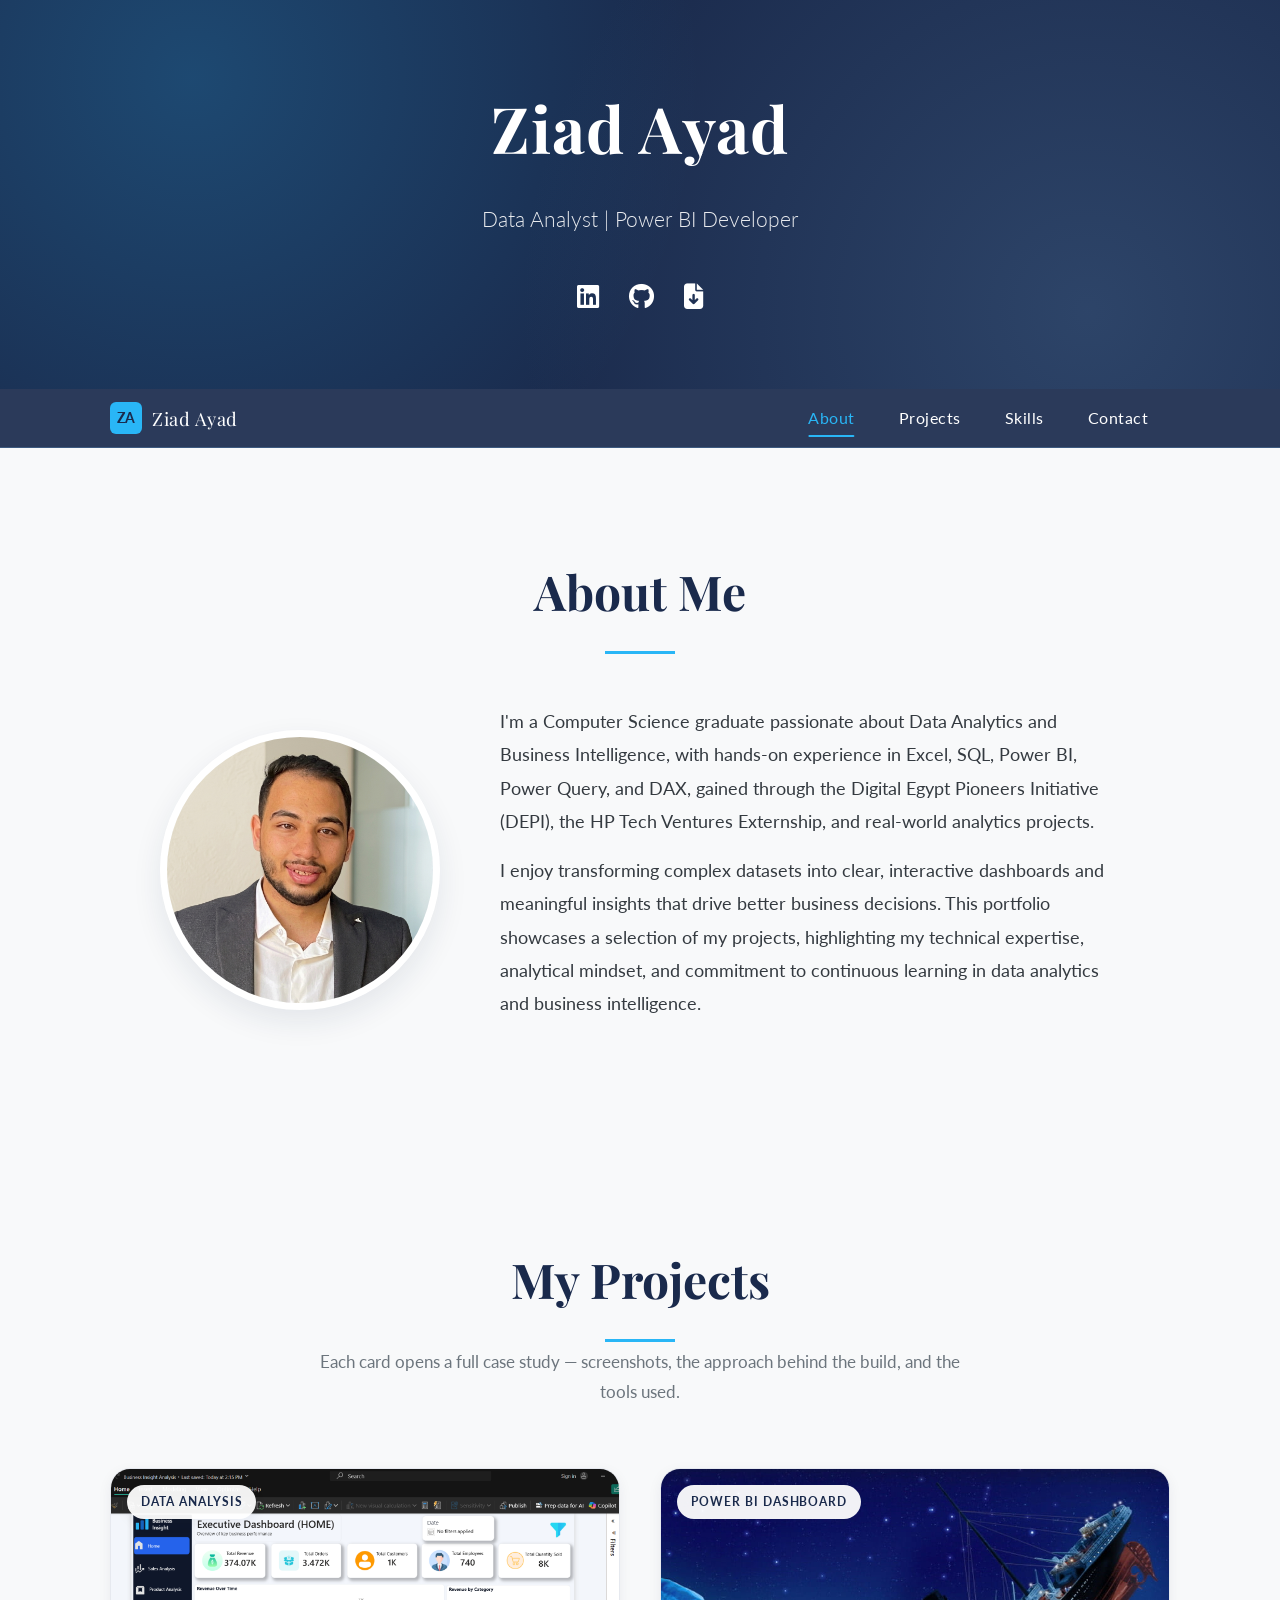
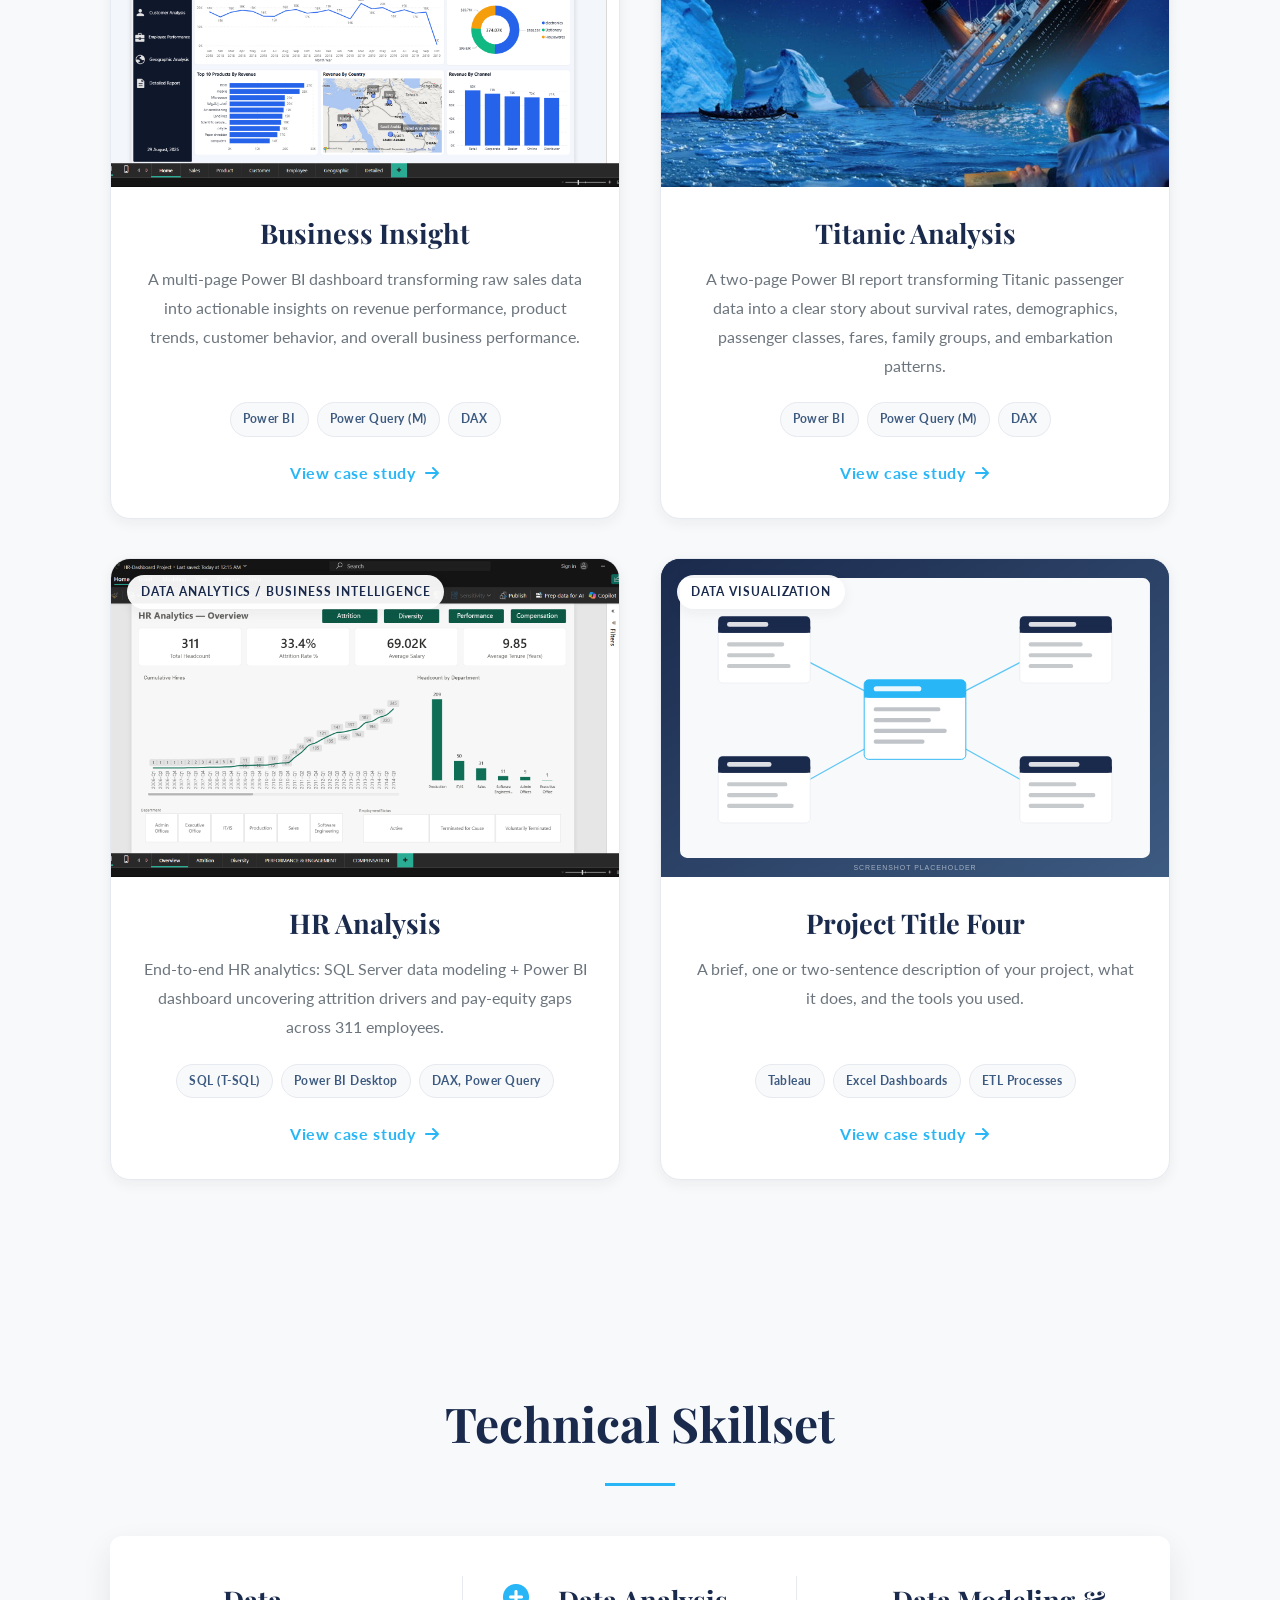
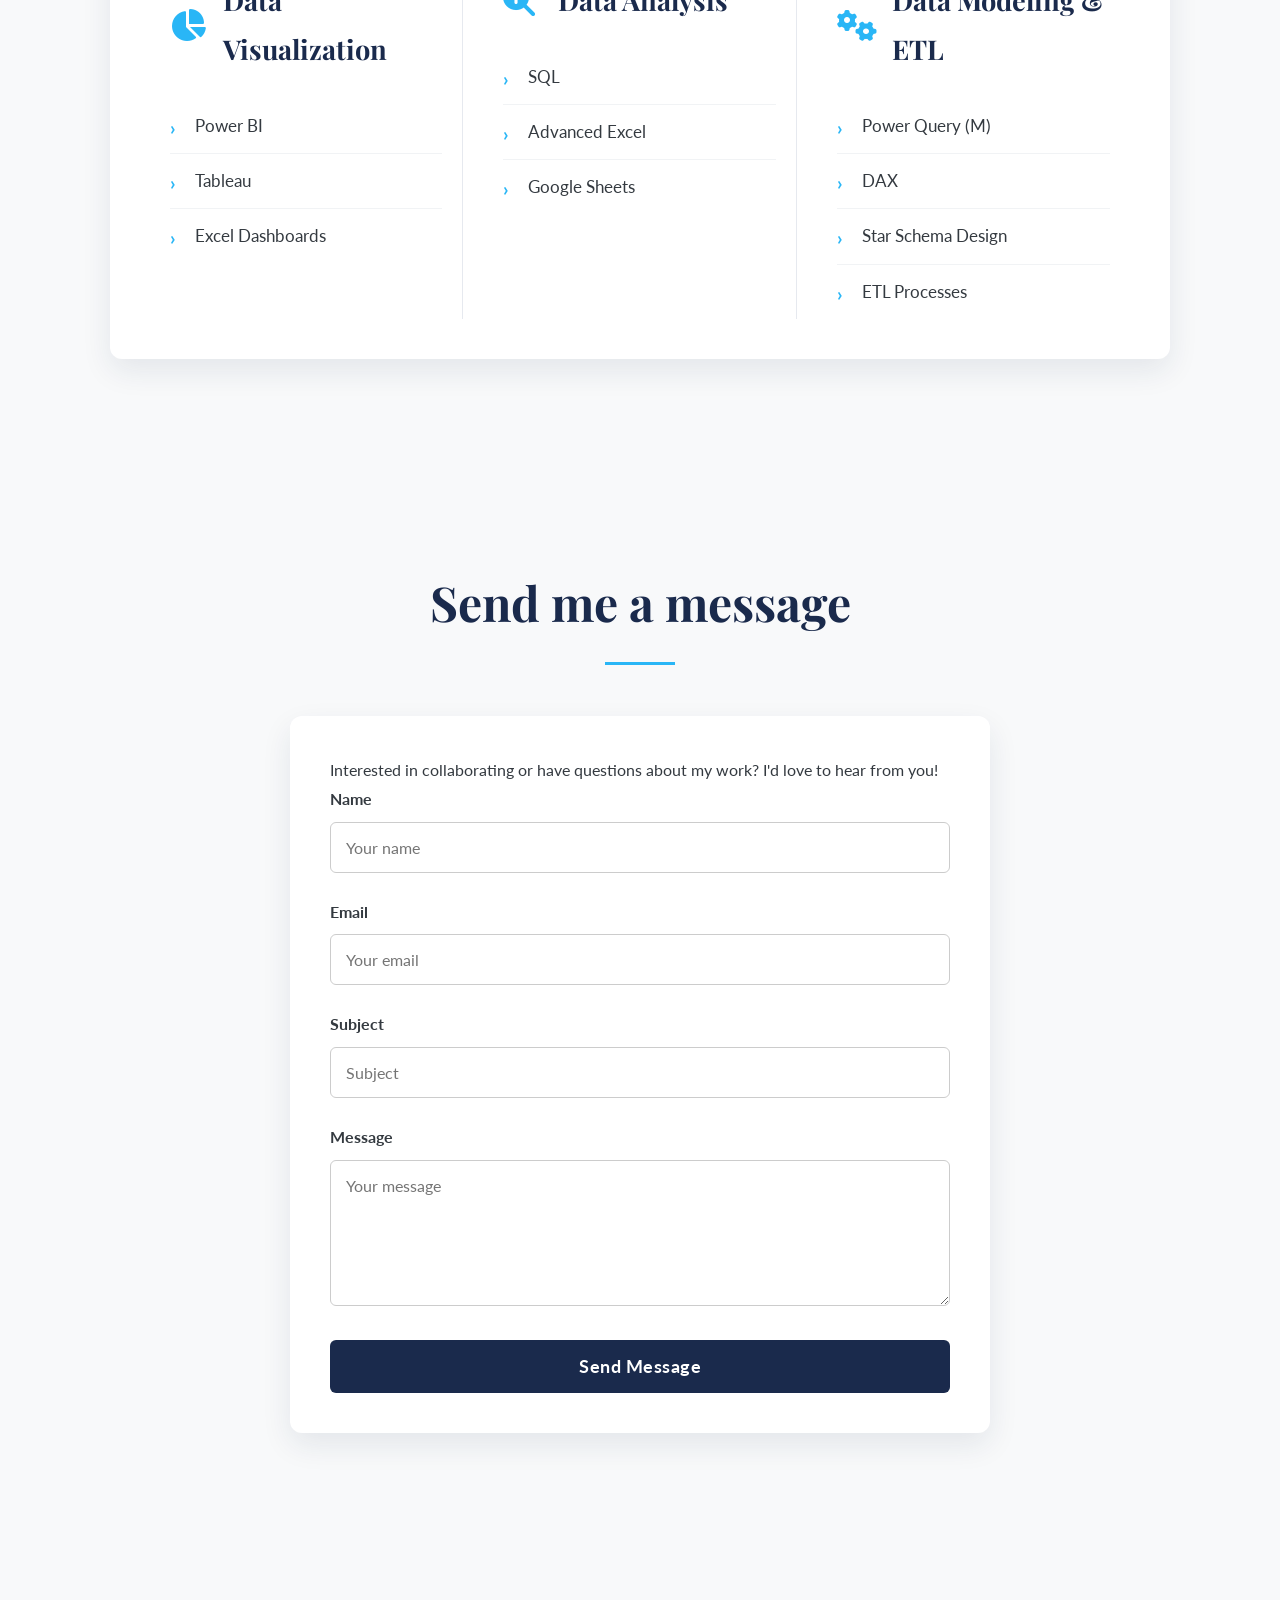
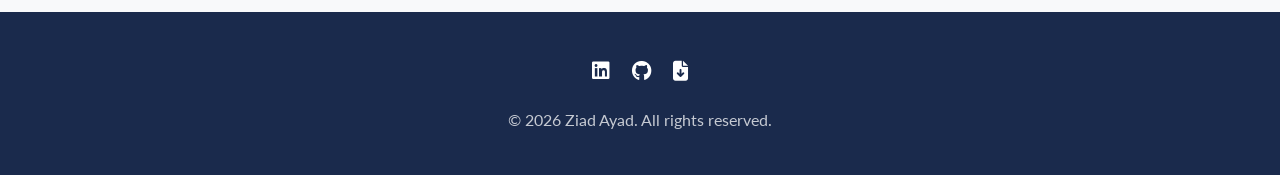
<file: index.html>
<!DOCTYPE html>
<html lang="en">
<head>
    <meta charset="UTF-8">
    <meta name="viewport" content="width=device-width, initial-scale=1.0">

    <!--💡UPDATE: Change the title to your name-->
    <title>Ziad Ayad | Data Analysis Portfolio</title>
    <meta name="description" content="Portfolio of Ziad Ayad — Data Analyst and Power BI Developer. Interactive dashboards, data modelling and analytics case studies.">

    <!--💡UPDATE: Add your favicon here. You can generate one at realfavicongenerator.net-->
    <link rel="icon" type="image/png" href="Ziad Ayad Icon (1).png">
    <link rel="apple-touch-icon" href="Ziad Ayad Icon (1).png">

    <!-- Google Fonts for Elegant Typography -->
    <link rel="preconnect" href="https://fonts.googleapis.com">
    <link rel="preconnect" href="https://fonts.gstatic.com" crossorigin>
    <link href="https://fonts.googleapis.com/css2?family=Lato:wght@300;400;700&family=Playfair+Display:wght@500;700&display=swap" rel="stylesheet">

    <!-- Font Awesome for Icons -->
    <link rel="stylesheet" href="https://cdnjs.cloudflare.com/ajax/libs/font-awesome/6.4.2/css/all.min.css">

    <!-- Your Stylesheet -->
    <link rel="stylesheet" href="assets/css/style.css">

    <!-- Flags that JS is available, so animations never hide content from no-JS visitors -->
    <script>document.documentElement.classList.add('js');</script>

    <!-- Shared site scripts (order matters: data -> components -> widgets -> boot) -->
    <script defer src="assets/js/site-data.js"></script>
    <script defer src="assets/js/components.js"></script>
    <script defer src="assets/js/slider.js"></script>
    <script defer src="assets/js/main.js"></script>
</head>
<body data-page="home" data-base="">

<a class="skip-link" href="#main">Skip to content</a>

<!-- HEADER — rendered from assets/js/site-data.js -->
<header id="site-header" class="site-header"></header>

<!-- NAVIGATION — shared component, identical on every page -->
<nav id="site-nav" class="site-nav" aria-label="Main navigation"></nav>

<main id="main">

    <!-- ABOUT SECTION -->
    <section id="about" class="section">
        <div class="container">
            <h2 data-reveal>About Me</h2>
            <div class="about-content">
                <!--💡UPDATE: Change the image to your own profile photo-->
                <img src="assets/images/image.png" alt="Portrait of Ziad Ayad" class="profile-photo"
                     data-reveal width="280" height="280">
                <div class="about-text" data-reveal style="--reveal-delay:.12s">
                    <!--💡UPDATE: Write your own 'About Me' text here-->
                    <p>I'm a Computer Science graduate passionate about Data Analytics and Business Intelligence, with hands-on experience in Excel, SQL, Power BI, Power Query, and DAX, gained through the Digital Egypt Pioneers Initiative (DEPI), the HP Tech Ventures Externship, and real-world analytics projects.</p>
                    <p>I enjoy transforming complex datasets into clear, interactive dashboards and meaningful insights that drive better business decisions. This portfolio showcases a selection of my projects, highlighting my technical expertise, analytical mindset, and commitment to continuous learning in data analytics and business intelligence.</p>
                </div>
            </div>
        </div>
    </section>

    <!-- PROJECTS SECTION — cards are generated from PROJECTS in assets/js/site-data.js -->
    <section id="projects" class="section">
        <div class="container">
            <h2 data-reveal>My Projects</h2>
            <p class="section-intro" data-reveal>Each card opens a full case study — screenshots, the approach behind the build, and the tools used.</p>
            <div class="projects-grid" id="projects-grid"></div>
        </div>
    </section>

    <!-- SKILLS SECTION -->
    <section id="skills" class="section">
        <div class="container">
            <h2 data-reveal>Technical Skillset</h2>
            <div class="skills-table" data-reveal>

                <!--💡UPDATE: Customize your skills in each category-->
                <!-- Column 1: Data Visualization -->
                <div class="skill-column">
                    <div class="skill-header">
                        <i class="fas fa-chart-pie" aria-hidden="true"></i>
                        <h3>Data Visualization</h3>
                    </div>
                    <ul class="skill-list">
                        <li>Power BI</li>
                        <li>Tableau</li>
                        <li>Excel Dashboards</li>
                    </ul>
                </div>

                <!-- Column 2: Data Analysis -->
                <div class="skill-column">
                    <div class="skill-header">
                        <i class="fas fa-search-plus" aria-hidden="true"></i>
                        <h3>Data Analysis</h3>
                    </div>
                    <ul class="skill-list">
                        <li>SQL</li>
                        <li>Advanced Excel</li>
                        <li>Google Sheets</li>
                    </ul>
                </div>

                <!-- Column 3: Data Modeling & ETL -->
                <div class="skill-column">
                    <div class="skill-header">
                        <i class="fas fa-cogs" aria-hidden="true"></i>
                        <h3>Data Modeling &amp; ETL</h3>
                    </div>
                    <ul class="skill-list">
                        <li>Power Query (M)</li>
                        <li>DAX</li>
                        <li>Star Schema Design</li>
                        <li>ETL Processes</li>
                    </ul>
                </div>

            </div>
        </div>
    </section>

    <!-- CONTACT FORM SECTION -->
    <section id="contact" class="section">
        <div class="container">
            <h2 data-reveal>Send me a message</h2>

            <!--💡UPDATE: Go to formsubmit.co and replace the email with your own-->
            <form action="https://formsubmit.co/ziadayad199@gmail.com" method="POST" class="contact-form" data-reveal>
                <p>Interested in collaborating or have questions about my work? I'd love to hear from you!</p>

                <!-- Form Fields -->
                <div class="form-group">
                    <label for="name">Name</label>
                    <input type="text" name="name" id="name" placeholder="Your name" required>
                </div>
                <div class="form-group">
                    <label for="email">Email</label>
                    <input type="email" name="email" id="email" placeholder="Your email" required>
                </div>
                <div class="form-group">
                    <label for="subject">Subject</label>
                    <input type="text" name="subject" id="subject" placeholder="Subject" required>
                </div>
                <div class="form-group">
                    <label for="message">Message</label>
                    <textarea name="message" id="message" rows="6" placeholder="Your message" required></textarea>
                </div>

                <!-- Submit Button -->
                <button type="submit" class="btn">Send Message</button>

            </form>
        </div>
    </section>

</main>

<!-- FOOTER — shared component -->
<footer id="site-footer" class="site-footer"></footer>

</body>
</html>
</file>
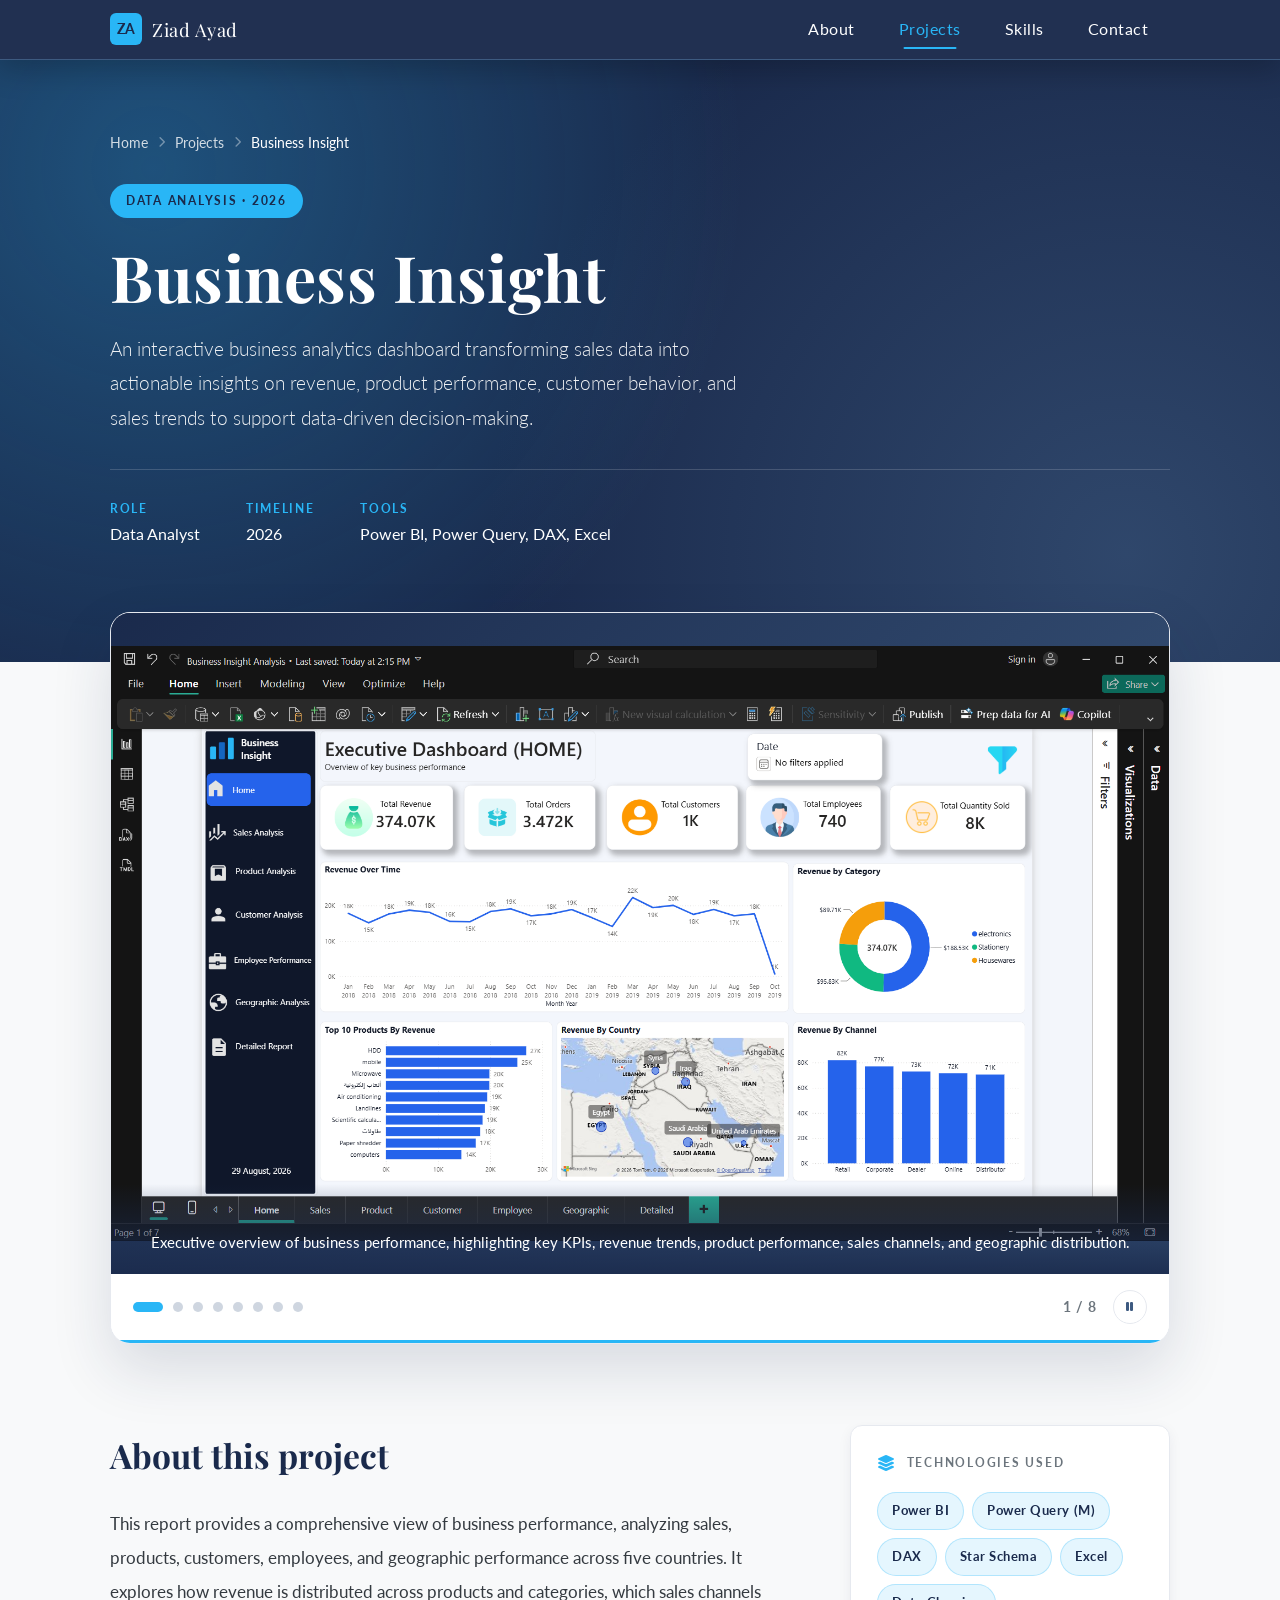
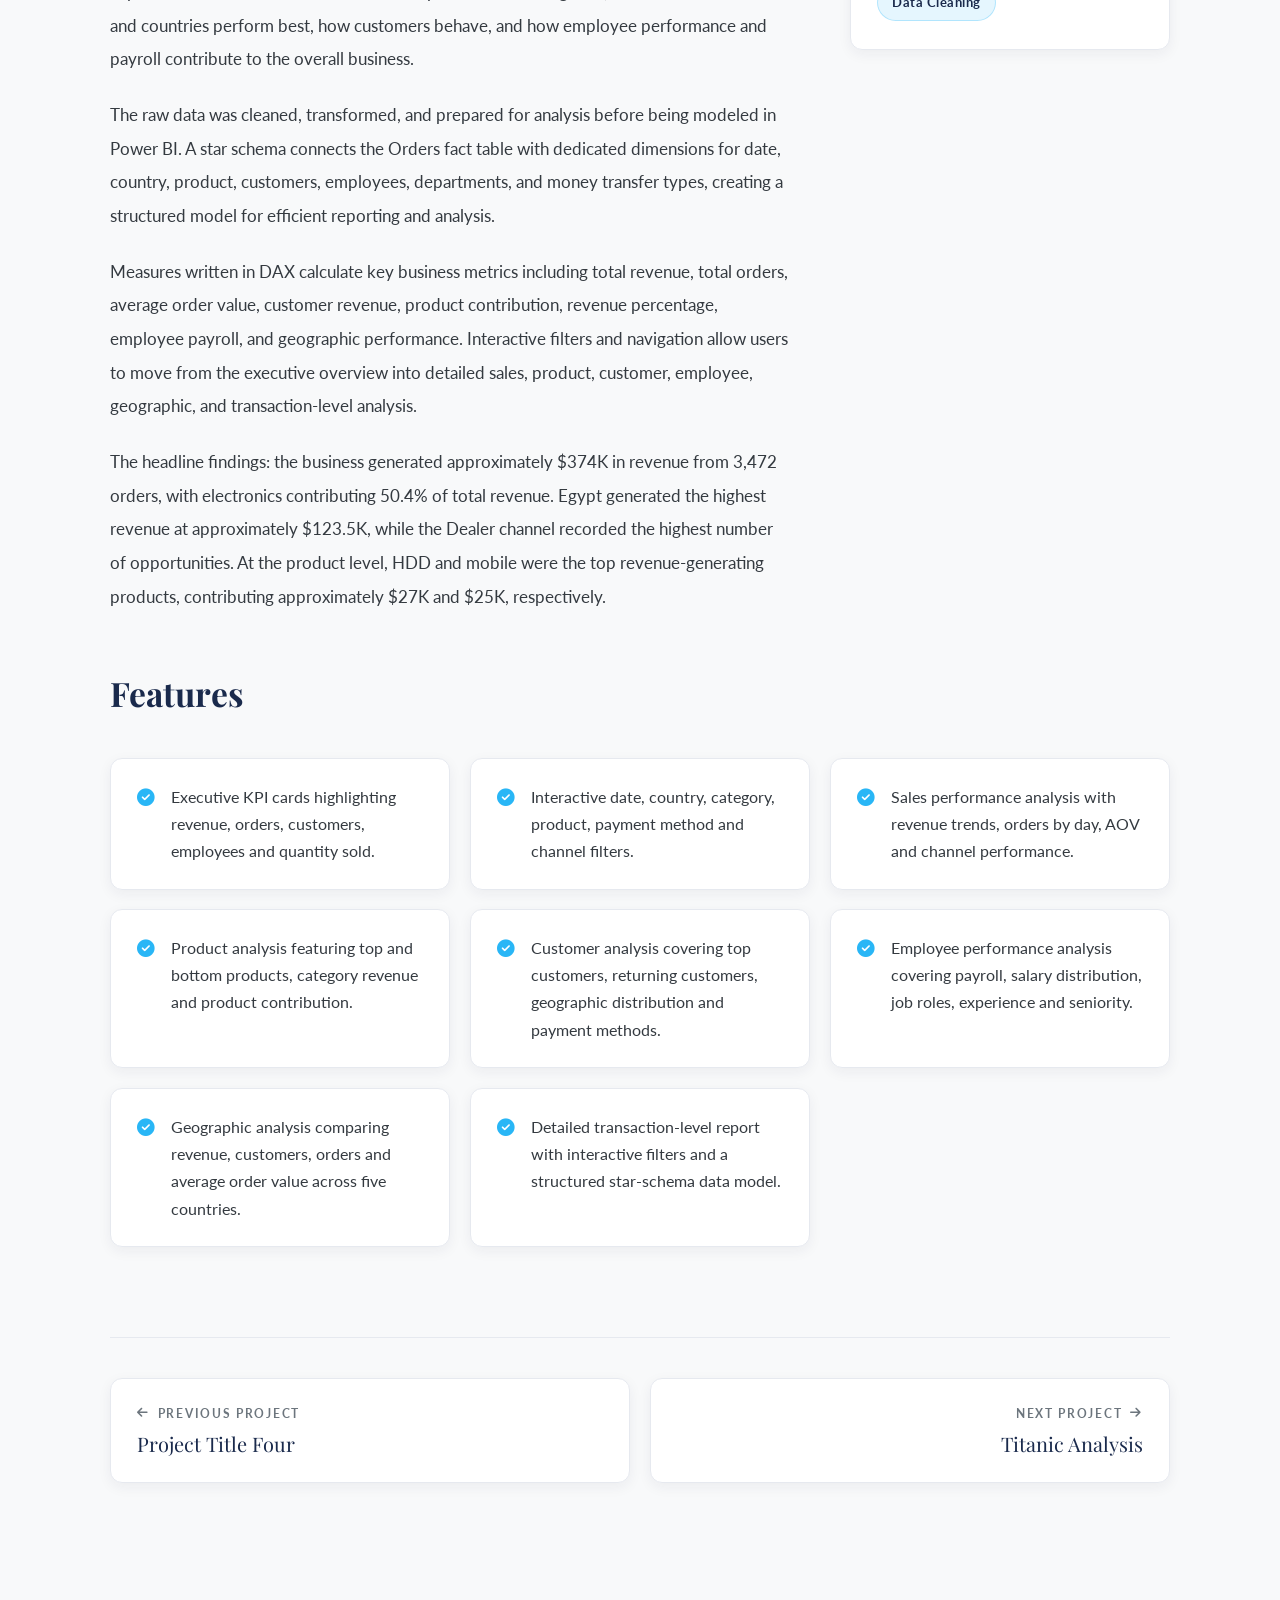
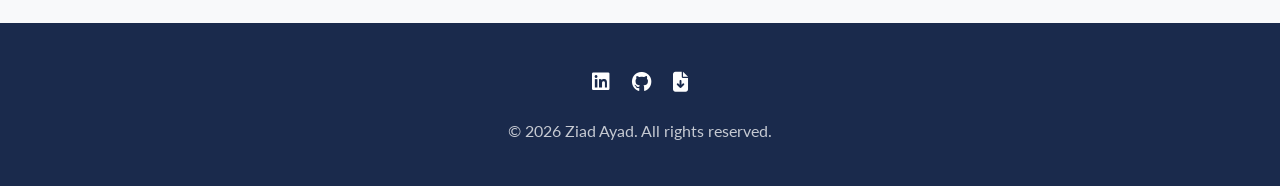
<file: projects/project-1/index.html>
<!DOCTYPE html>
<html lang="en">
<head>
    <meta charset="UTF-8">
    <meta name="viewport" content="width=device-width, initial-scale=1.0">

    <title>Business Insight | Ziad Ayad</title>
    <meta name="description" content="An interactive business analytics dashboard transforming sales data into actionable insights on revenue, product performance, customer behavior, and sales trends to support data-driven decision-making.">

    <link rel="icon" type="image/png" href="../../Ziad%20Ayad%20Icon%20(1).png">
    <link rel="apple-touch-icon" href="../../Ziad%20Ayad%20Icon%20(1).png">

    <link rel="preconnect" href="https://fonts.googleapis.com">
    <link rel="preconnect" href="https://fonts.gstatic.com" crossorigin>
    <link href="https://fonts.googleapis.com/css2?family=Lato:wght@300;400;700&family=Playfair+Display:wght@500;700&display=swap" rel="stylesheet">

    <link rel="stylesheet" href="https://cdnjs.cloudflare.com/ajax/libs/font-awesome/6.4.2/css/all.min.css">
    <link rel="stylesheet" href="../../assets/css/style.css">

    <script>document.documentElement.classList.add('js');</script>

    <script defer src="../../assets/js/site-data.js"></script>
    <script defer src="../../assets/js/components.js"></script>
    <script defer src="../../assets/js/slider.js"></script>
    <script defer src="../../assets/js/main.js"></script>
</head>
<!-- data-project must match a `slug` in assets/js/site-data.js -->
<body data-page="project" data-base="../../" data-project="project-1">

<a class="skip-link" href="#main">Skip to content</a>

<!-- Same navigation component as the homepage -->
<nav id="site-nav" class="site-nav" aria-label="Main navigation"></nav>

<!-- The whole case study is rendered here from site-data.js -->
<main id="main" class="project-page">
    <div id="project-detail"></div>
</main>

<footer id="site-footer" class="site-footer"></footer>

</body>
</html>
</file>
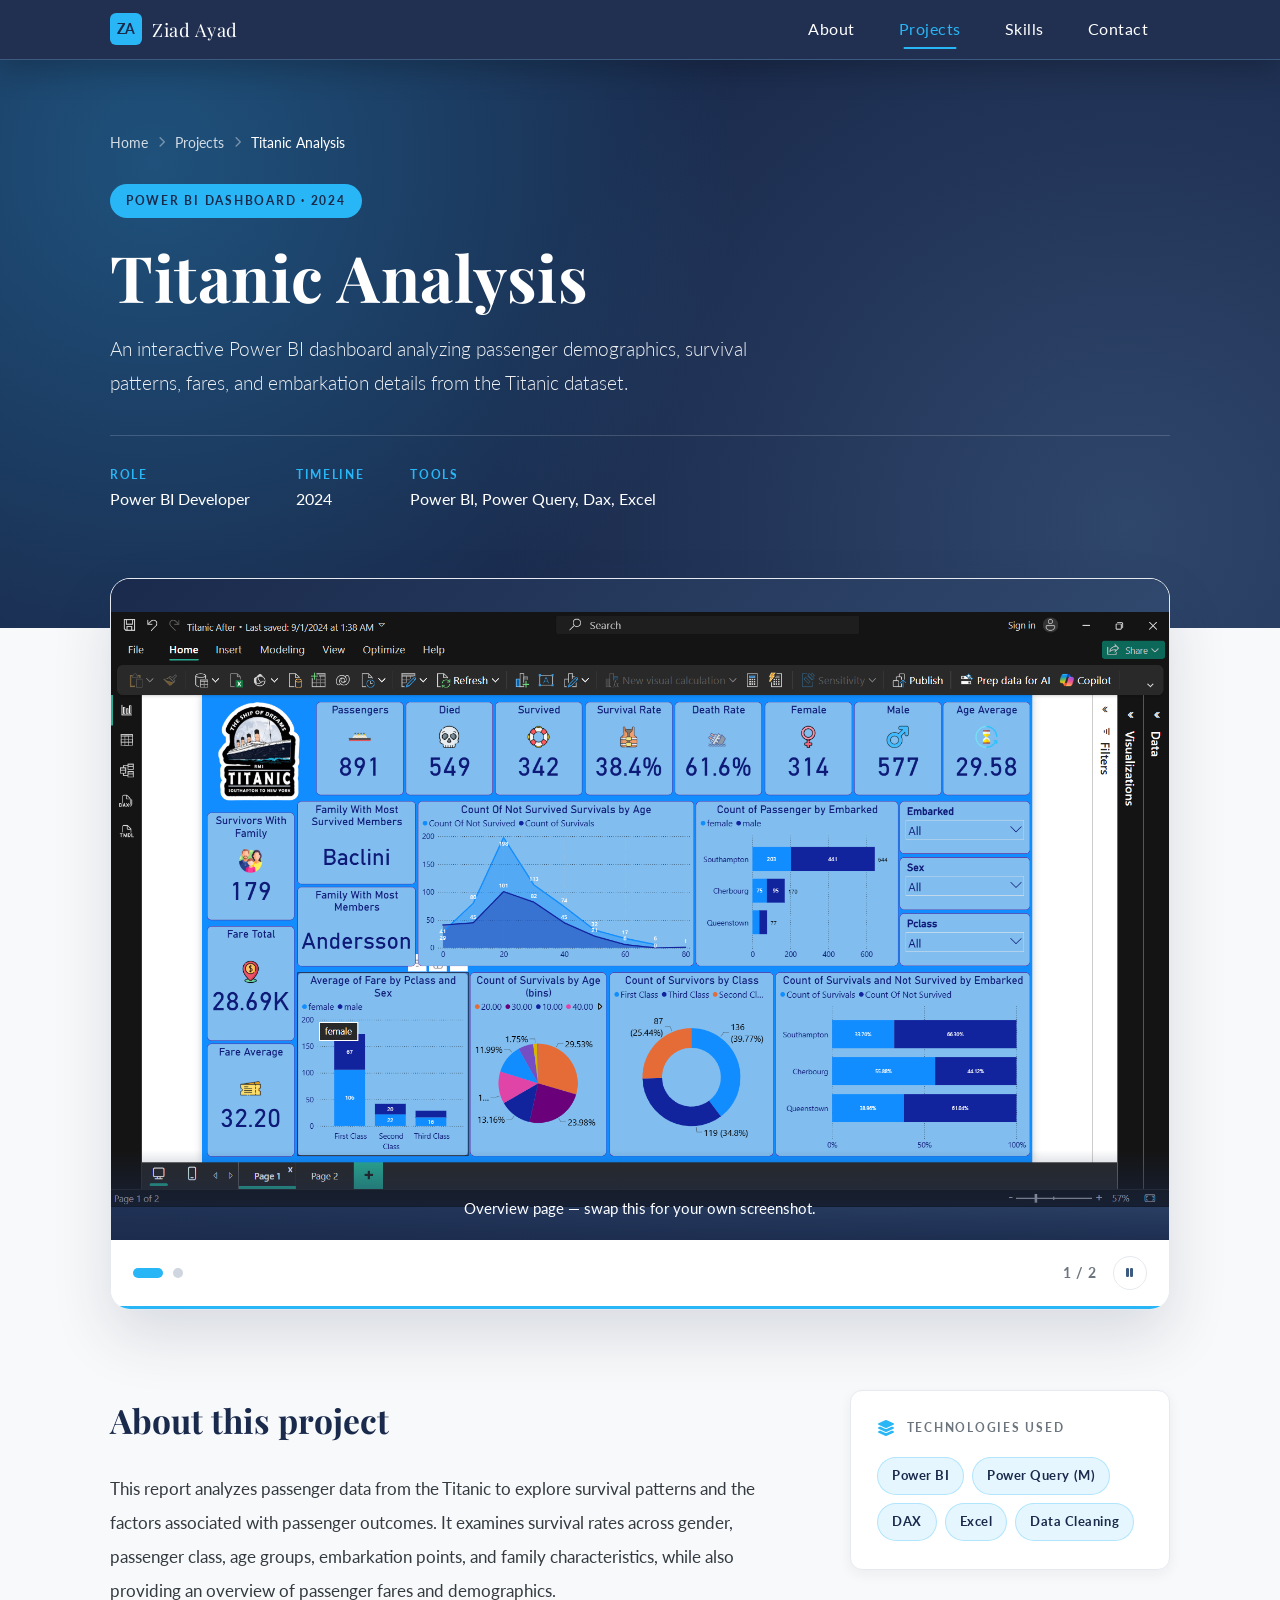
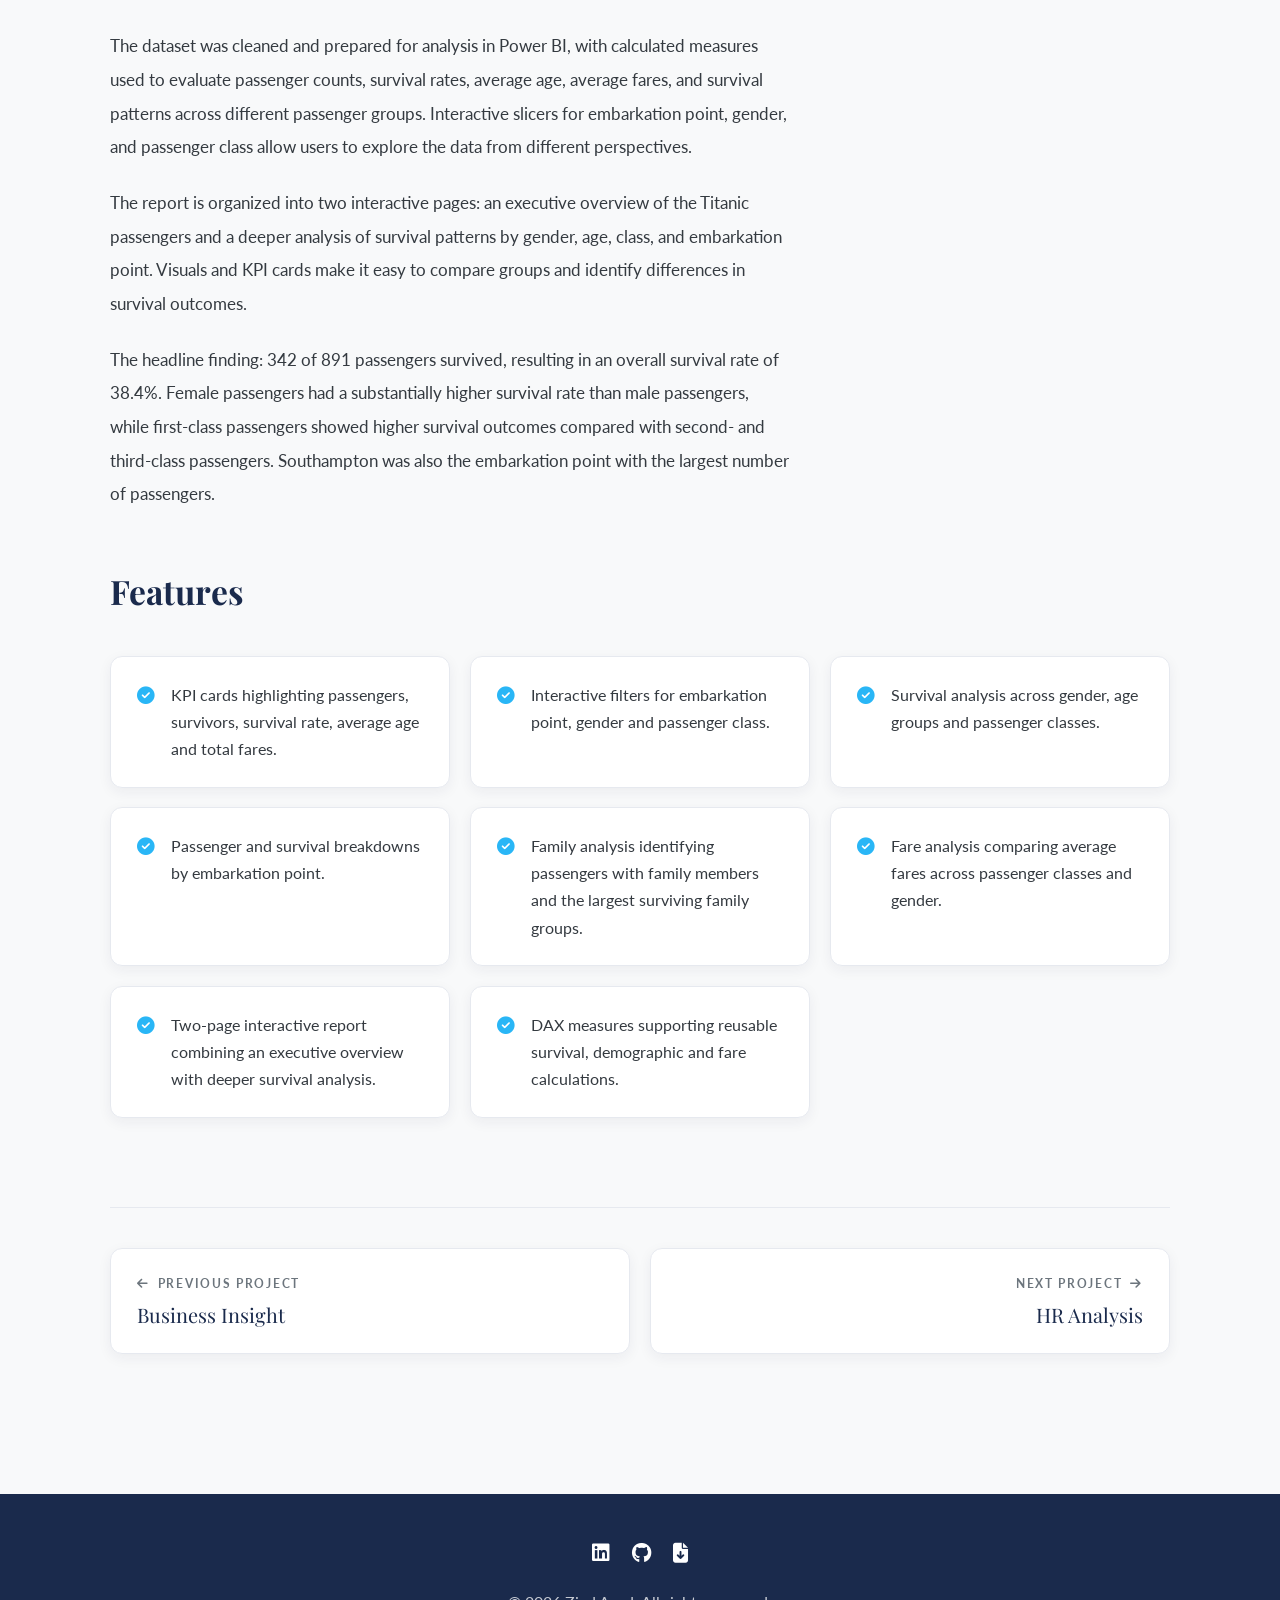
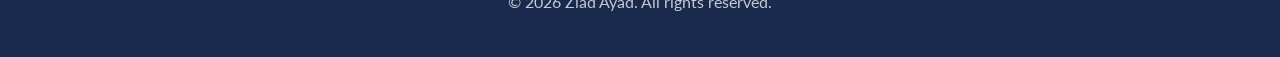
<file: projects/project-2/index.html>
<!DOCTYPE html>
<html lang="en">
<head>
    <meta charset="UTF-8">
    <meta name="viewport" content="width=device-width, initial-scale=1.0">

    <!--💡UPDATE: match this title and description to the project in site-data.js-->
    <title>Titanic Analysis | Ziad Ayad</title>
    <meta name="description" content="A case study from the portfolio of Ziad Ayad — Data Analyst and Power BI Developer.">

    <link rel="icon" type="image/png" href="../../Ziad%20Ayad%20Icon%20(1).png">
    <link rel="apple-touch-icon" href="../../Ziad%20Ayad%20Icon%20(1).png">

    <link rel="preconnect" href="https://fonts.googleapis.com">
    <link rel="preconnect" href="https://fonts.gstatic.com" crossorigin>
    <link href="https://fonts.googleapis.com/css2?family=Lato:wght@300;400;700&family=Playfair+Display:wght@500;700&display=swap" rel="stylesheet">

    <link rel="stylesheet" href="https://cdnjs.cloudflare.com/ajax/libs/font-awesome/6.4.2/css/all.min.css">
    <link rel="stylesheet" href="../../assets/css/style.css">

    <script>document.documentElement.classList.add('js');</script>

    <script defer src="../../assets/js/site-data.js"></script>
    <script defer src="../../assets/js/components.js"></script>
    <script defer src="../../assets/js/slider.js"></script>
    <script defer src="../../assets/js/main.js"></script>
</head>
<!-- data-project must match a `slug` in assets/js/site-data.js -->
<body data-page="project" data-base="../../" data-project="project-2">

<a class="skip-link" href="#main">Skip to content</a>

<!-- Same navigation component as the homepage -->
<nav id="site-nav" class="site-nav" aria-label="Main navigation"></nav>

<!-- The whole case study is rendered here from site-data.js -->
<main id="main" class="project-page">
    <div id="project-detail"></div>
</main>

<footer id="site-footer" class="site-footer"></footer>

</body>
</html>
</file>
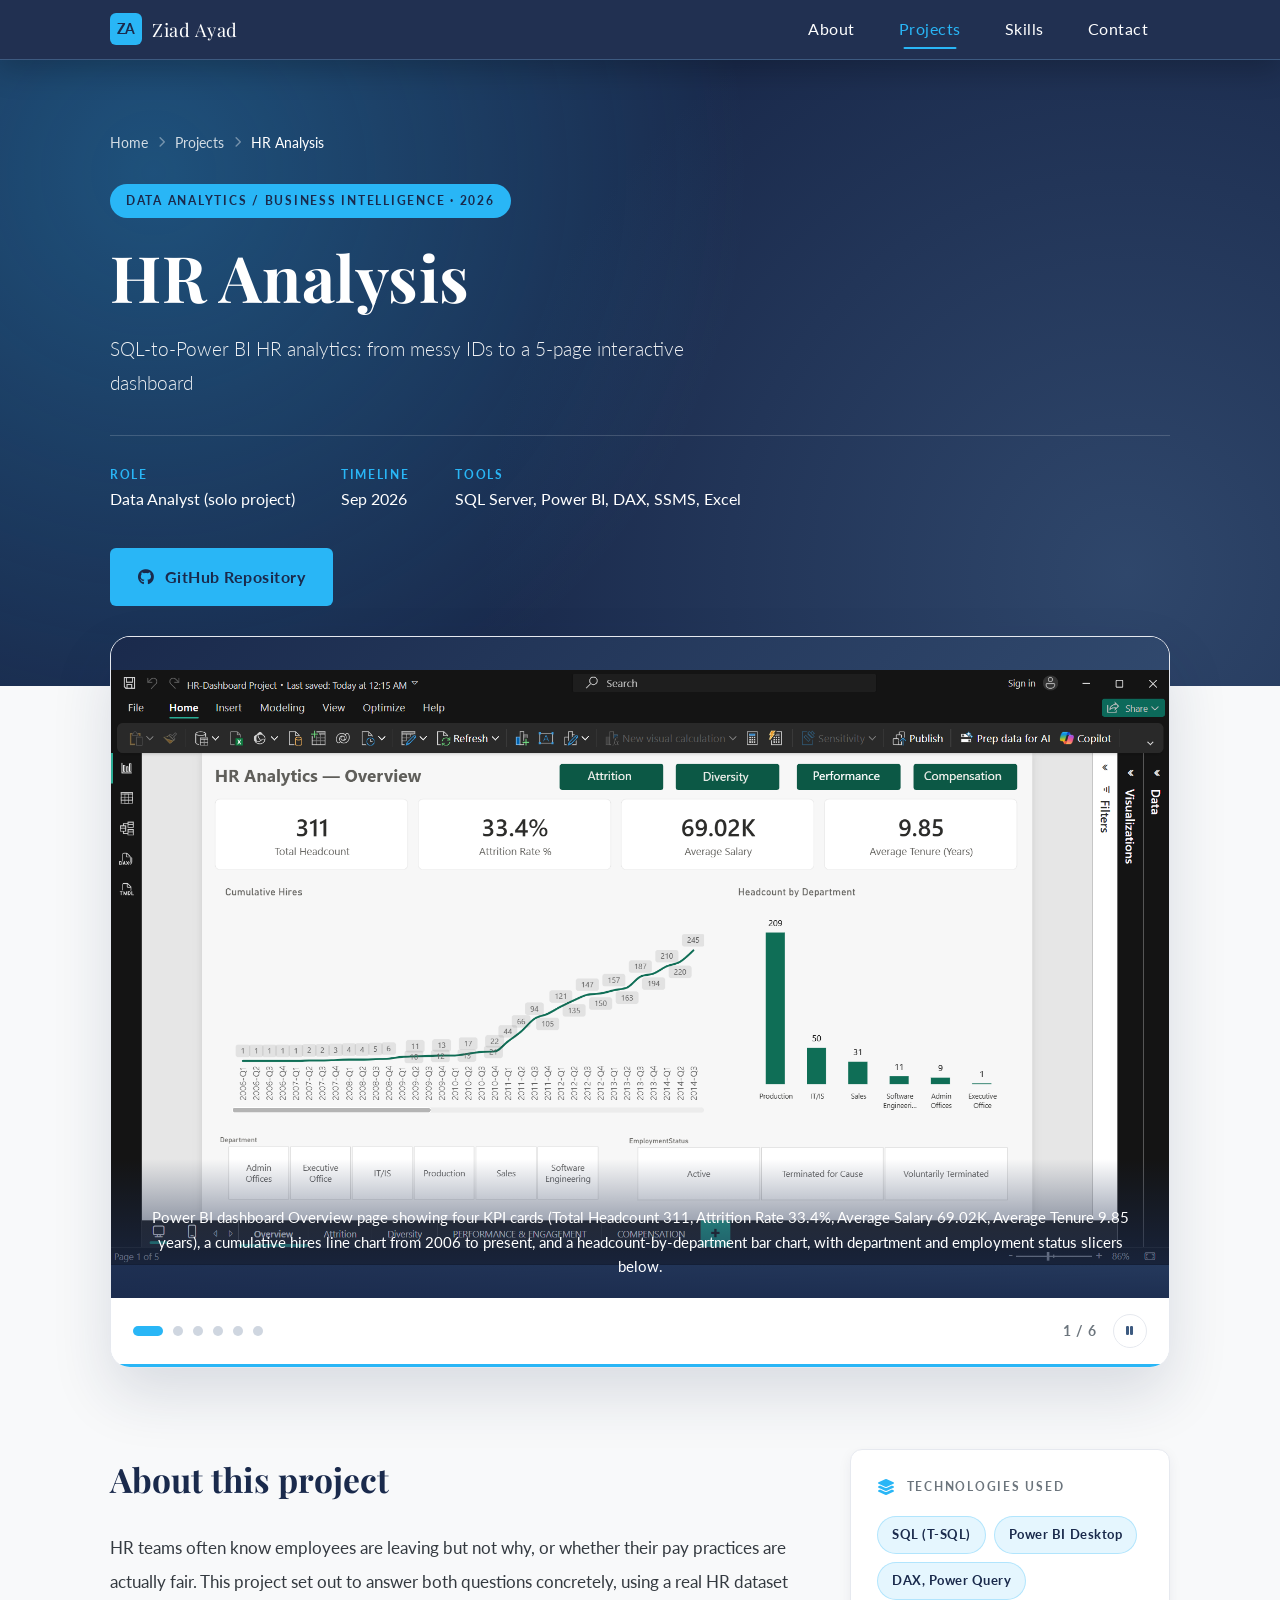
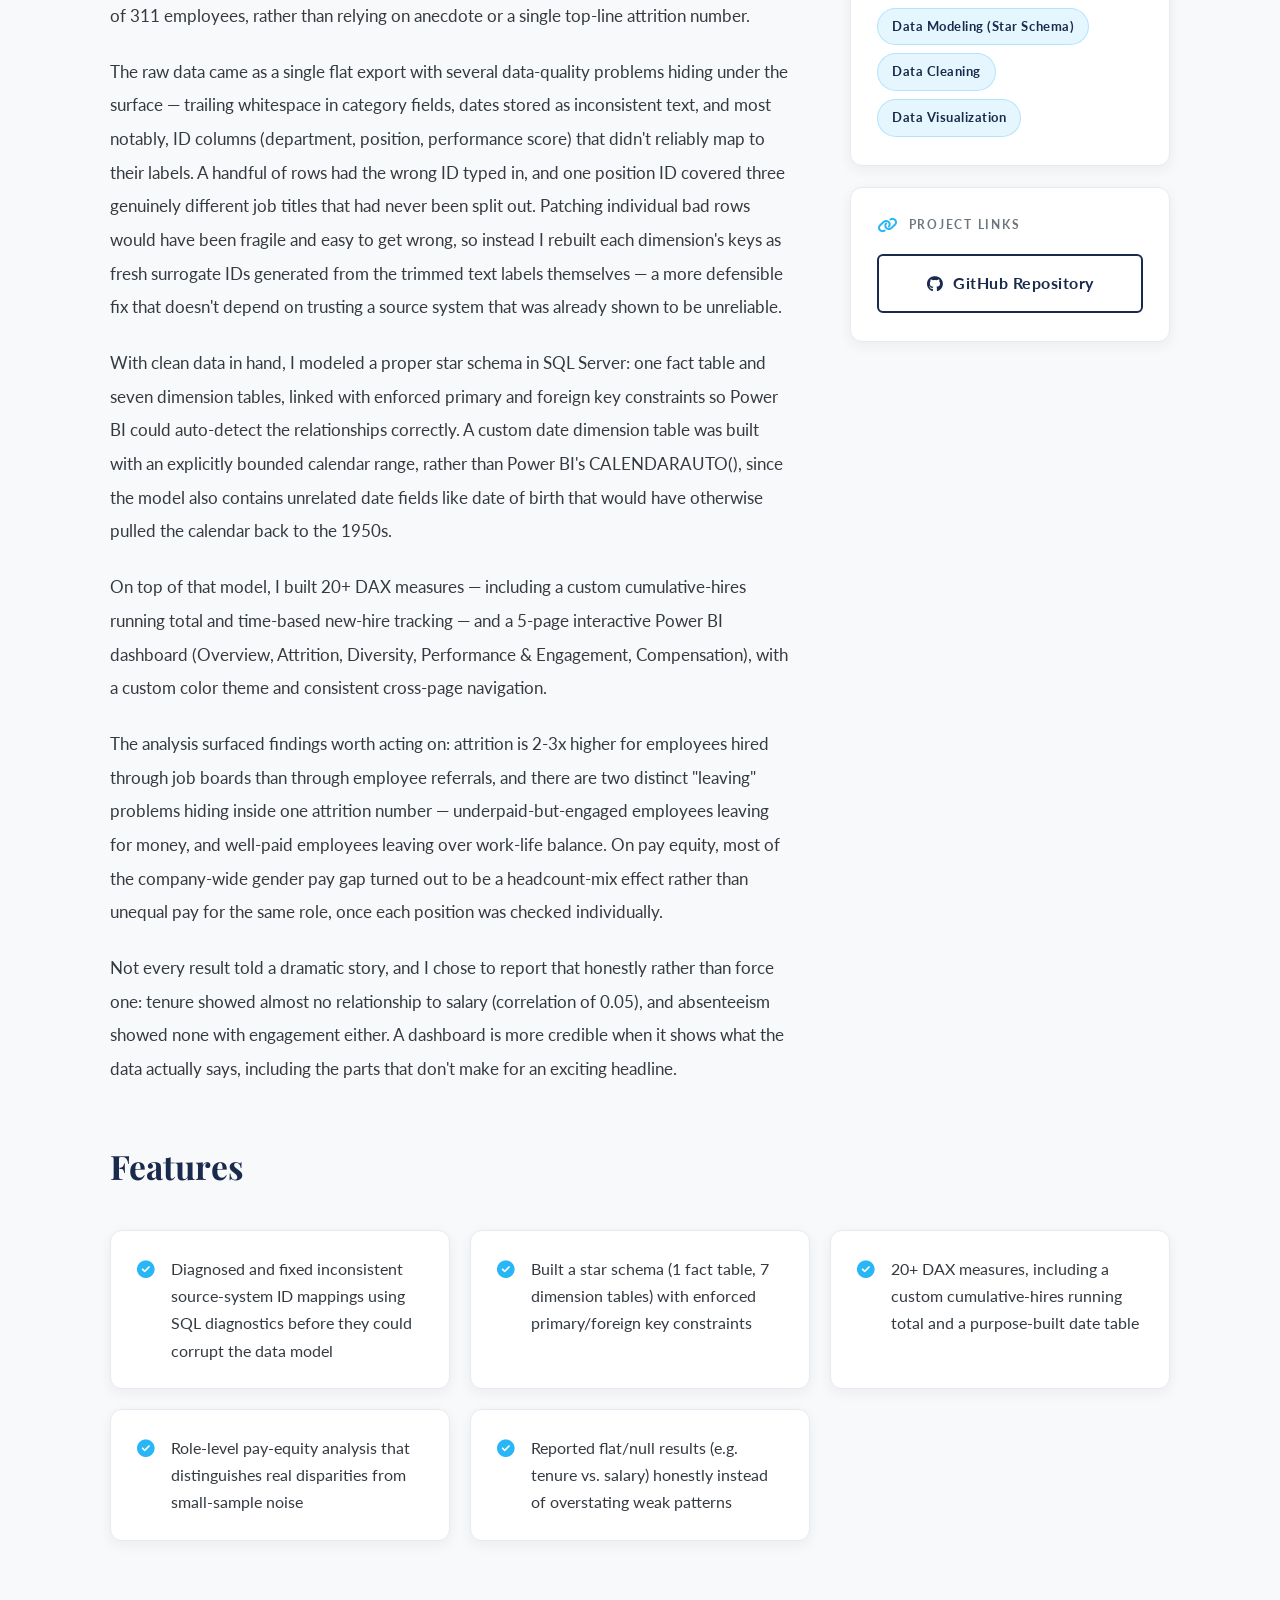
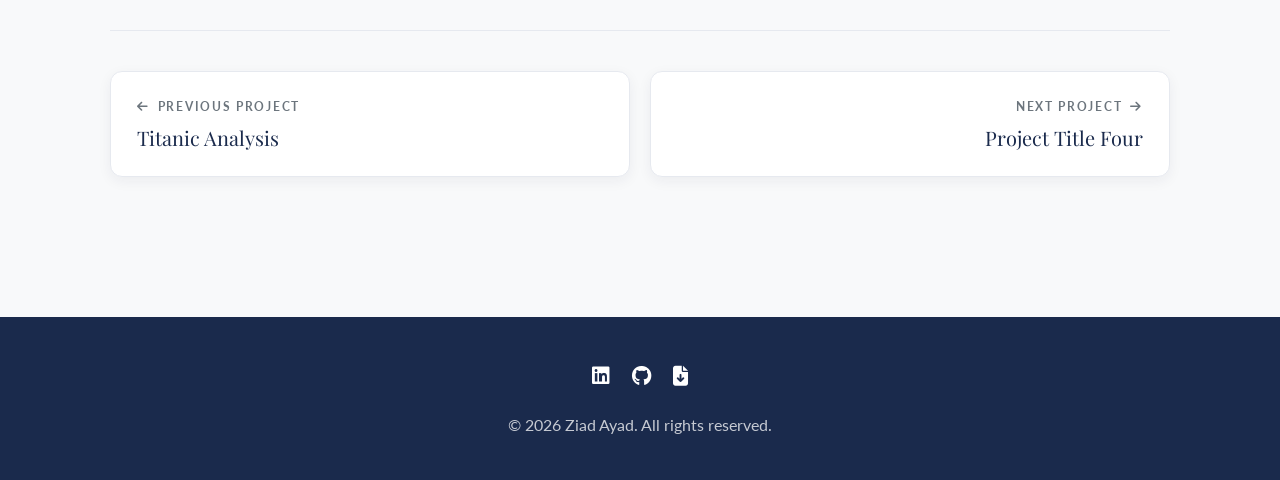
<file: projects/project-3/index.html>
<!DOCTYPE html>
<html lang="en">
<head>
    <meta charset="UTF-8">
    <meta name="viewport" content="width=device-width, initial-scale=1.0">

    <!--💡UPDATE: match this title and description to the project in site-data.js-->
    <title>Hr Analysis | Ziad Ayad</title>
    <meta name="description" content="A case study from the portfolio of Ziad Ayad — Data Analyst and Power BI Developer.">

    <link rel="icon" type="image/png" href="../../Ziad%20Ayad%20Icon%20(1).png">
    <link rel="apple-touch-icon" href="../../Ziad%20Ayad%20Icon%20(1).png">

    <link rel="preconnect" href="https://fonts.googleapis.com">
    <link rel="preconnect" href="https://fonts.gstatic.com" crossorigin>
    <link href="https://fonts.googleapis.com/css2?family=Lato:wght@300;400;700&family=Playfair+Display:wght@500;700&display=swap" rel="stylesheet">

    <link rel="stylesheet" href="https://cdnjs.cloudflare.com/ajax/libs/font-awesome/6.4.2/css/all.min.css">
    <link rel="stylesheet" href="../../assets/css/style.css">

    <script>document.documentElement.classList.add('js');</script>

    <script defer src="../../assets/js/site-data.js"></script>
    <script defer src="../../assets/js/components.js"></script>
    <script defer src="../../assets/js/slider.js"></script>
    <script defer src="../../assets/js/main.js"></script>
</head>
<!-- data-project must match a `slug` in assets/js/site-data.js -->
<body data-page="project" data-base="../../" data-project="project-3">

<a class="skip-link" href="#main">Skip to content</a>

<!-- Same navigation component as the homepage -->
<nav id="site-nav" class="site-nav" aria-label="Main navigation"></nav>

<!-- The whole case study is rendered here from site-data.js -->
<main id="main" class="project-page">
    <div id="project-detail"></div>
</main>

<footer id="site-footer" class="site-footer"></footer>

</body>
</html>
</file>
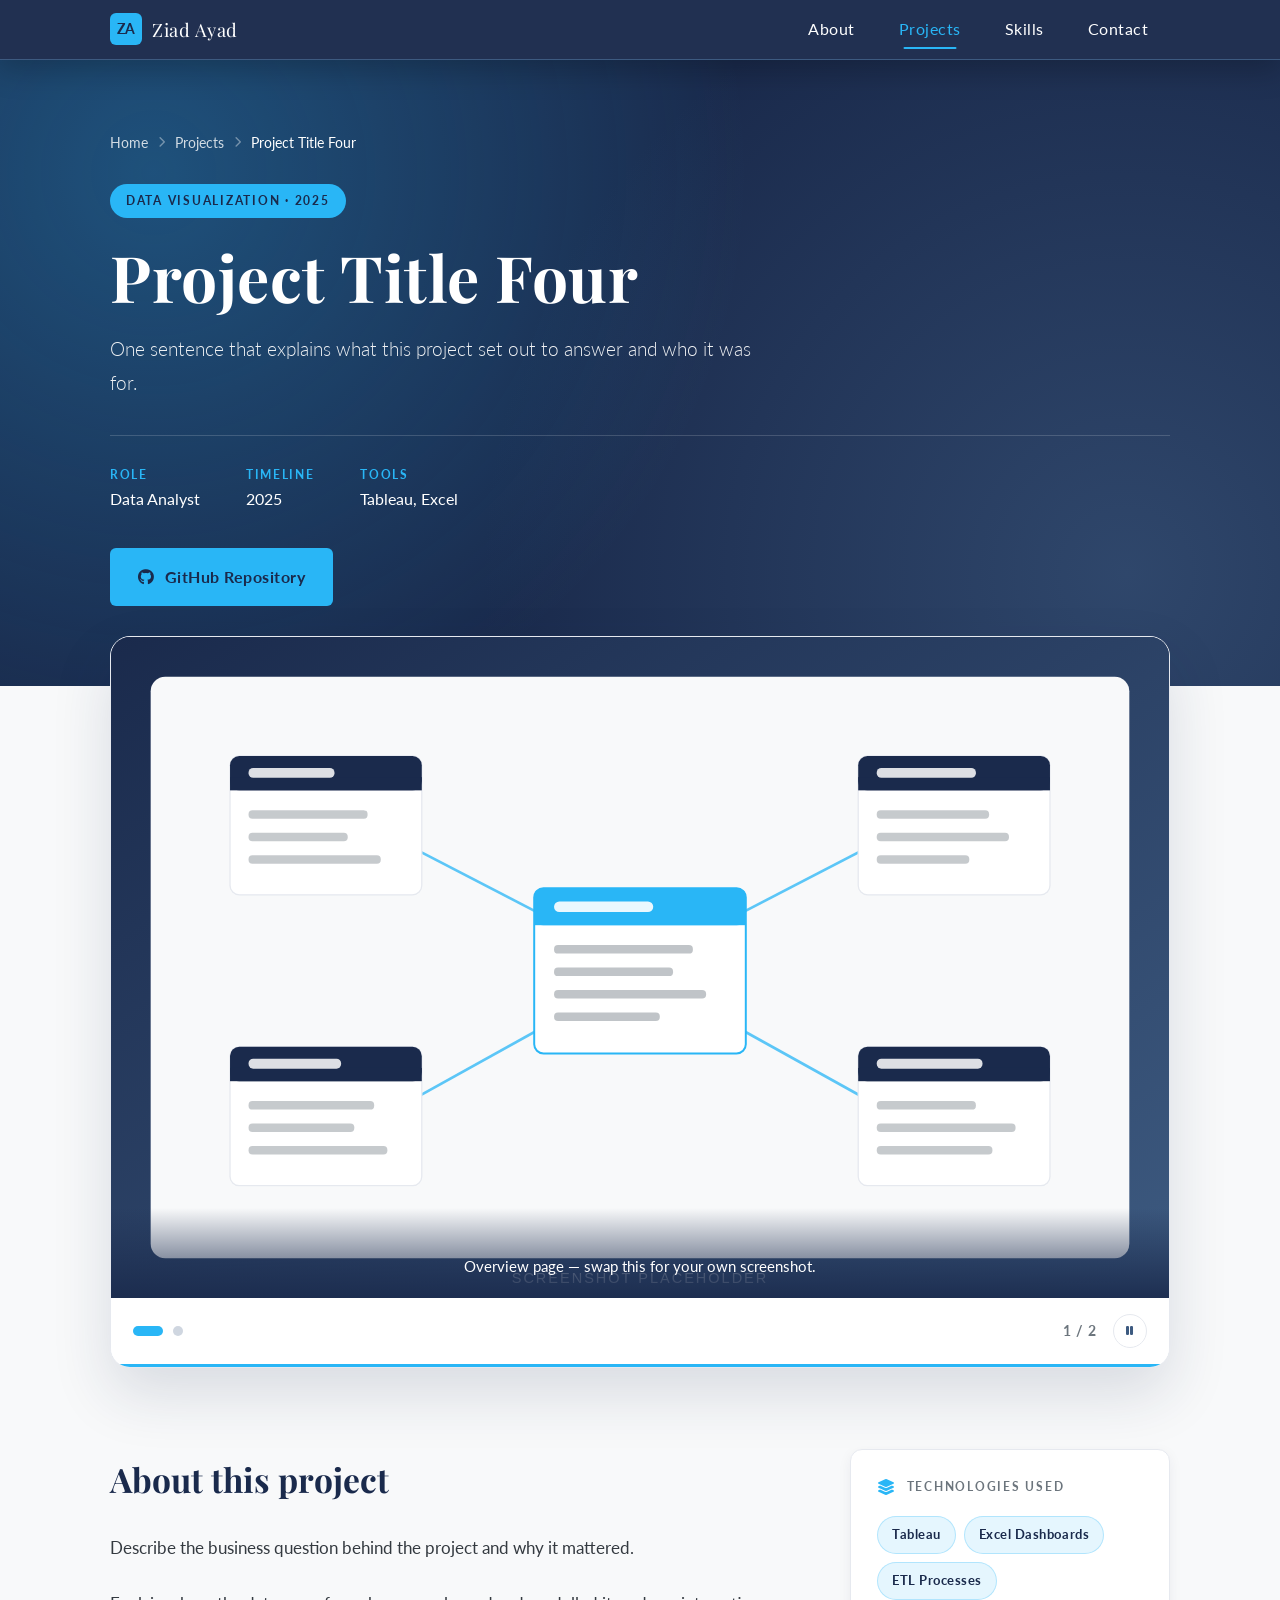
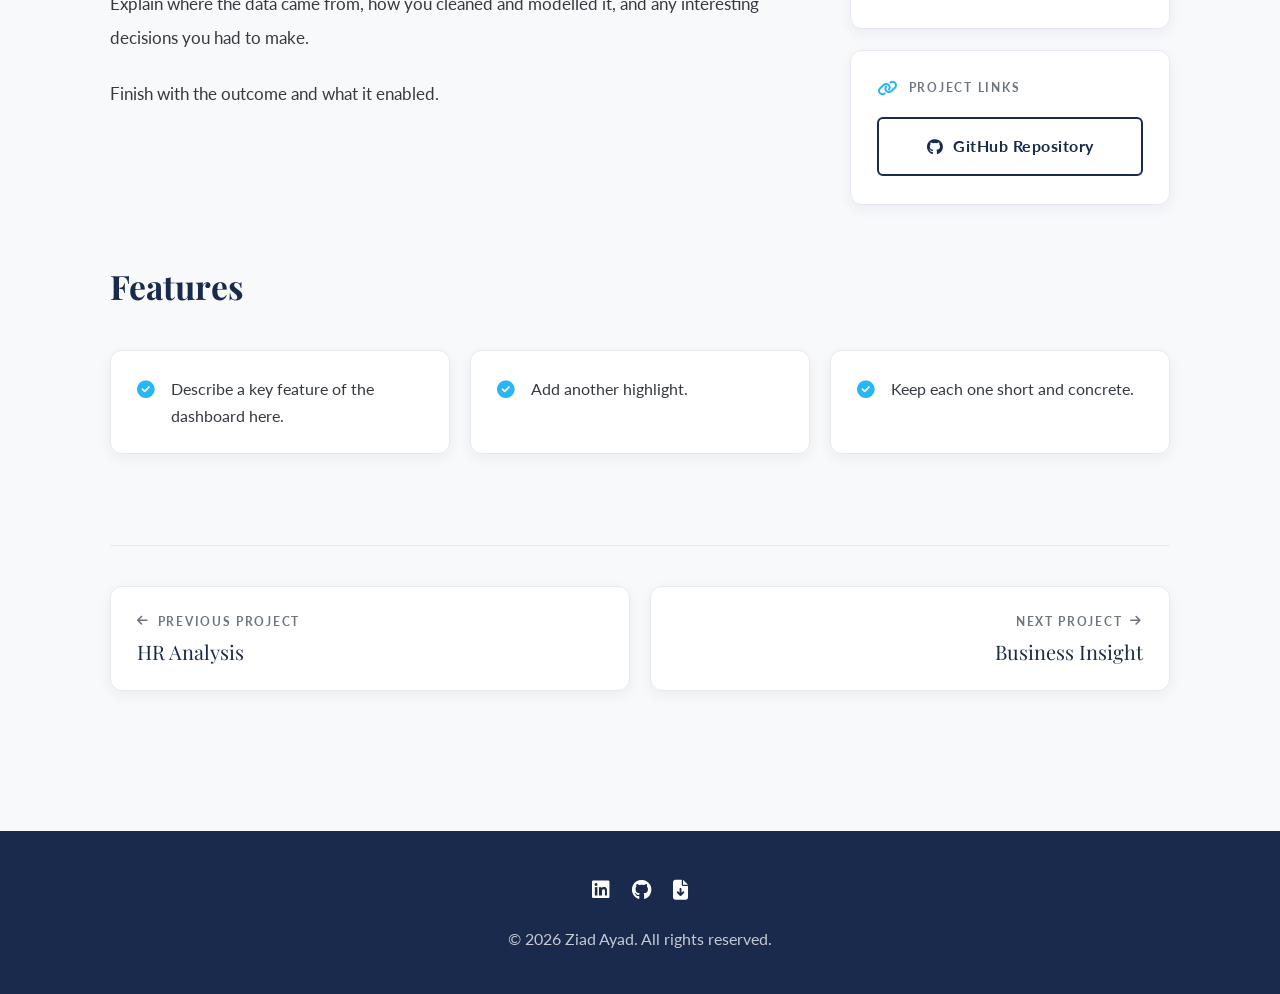
<file: projects/project-4/index.html>
<!DOCTYPE html>
<html lang="en">
<head>
    <meta charset="UTF-8">
    <meta name="viewport" content="width=device-width, initial-scale=1.0">

    <!--💡UPDATE: match this title and description to the project in site-data.js-->
    <title>Project Title Four | Ziad Ayad</title>
    <meta name="description" content="A case study from the portfolio of Ziad Ayad — Data Analyst and Power BI Developer.">

    <link rel="icon" type="image/png" href="../../Ziad%20Ayad%20Icon%20(1).png">
    <link rel="apple-touch-icon" href="../../Ziad%20Ayad%20Icon%20(1).png">

    <link rel="preconnect" href="https://fonts.googleapis.com">
    <link rel="preconnect" href="https://fonts.gstatic.com" crossorigin>
    <link href="https://fonts.googleapis.com/css2?family=Lato:wght@300;400;700&family=Playfair+Display:wght@500;700&display=swap" rel="stylesheet">

    <link rel="stylesheet" href="https://cdnjs.cloudflare.com/ajax/libs/font-awesome/6.4.2/css/all.min.css">
    <link rel="stylesheet" href="../../assets/css/style.css">

    <script>document.documentElement.classList.add('js');</script>

    <script defer src="../../assets/js/site-data.js"></script>
    <script defer src="../../assets/js/components.js"></script>
    <script defer src="../../assets/js/slider.js"></script>
    <script defer src="../../assets/js/main.js"></script>
</head>
<!-- data-project must match a `slug` in assets/js/site-data.js -->
<body data-page="project" data-base="../../" data-project="project-4">

<a class="skip-link" href="#main">Skip to content</a>

<!-- Same navigation component as the homepage -->
<nav id="site-nav" class="site-nav" aria-label="Main navigation"></nav>

<!-- The whole case study is rendered here from site-data.js -->
<main id="main" class="project-page">
    <div id="project-detail"></div>
</main>

<footer id="site-footer" class="site-footer"></footer>

</body>
</html>
</file>
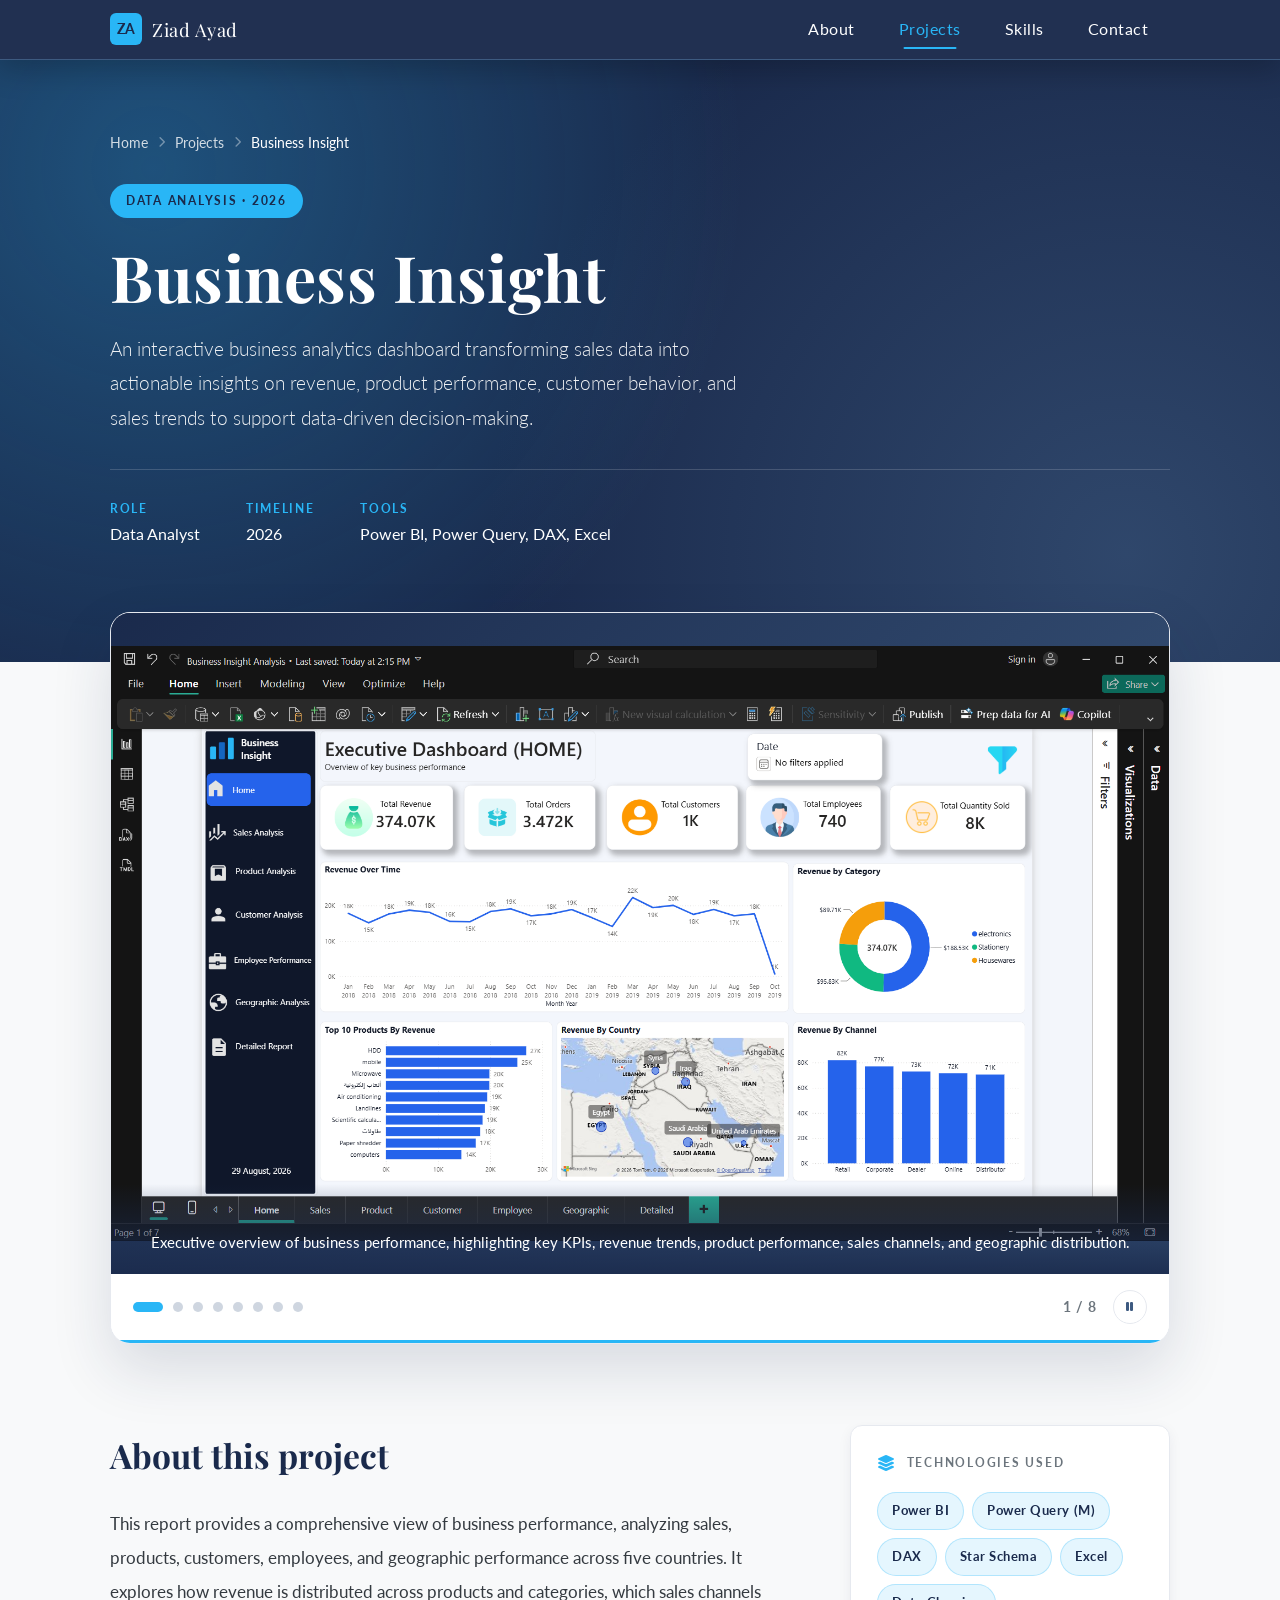
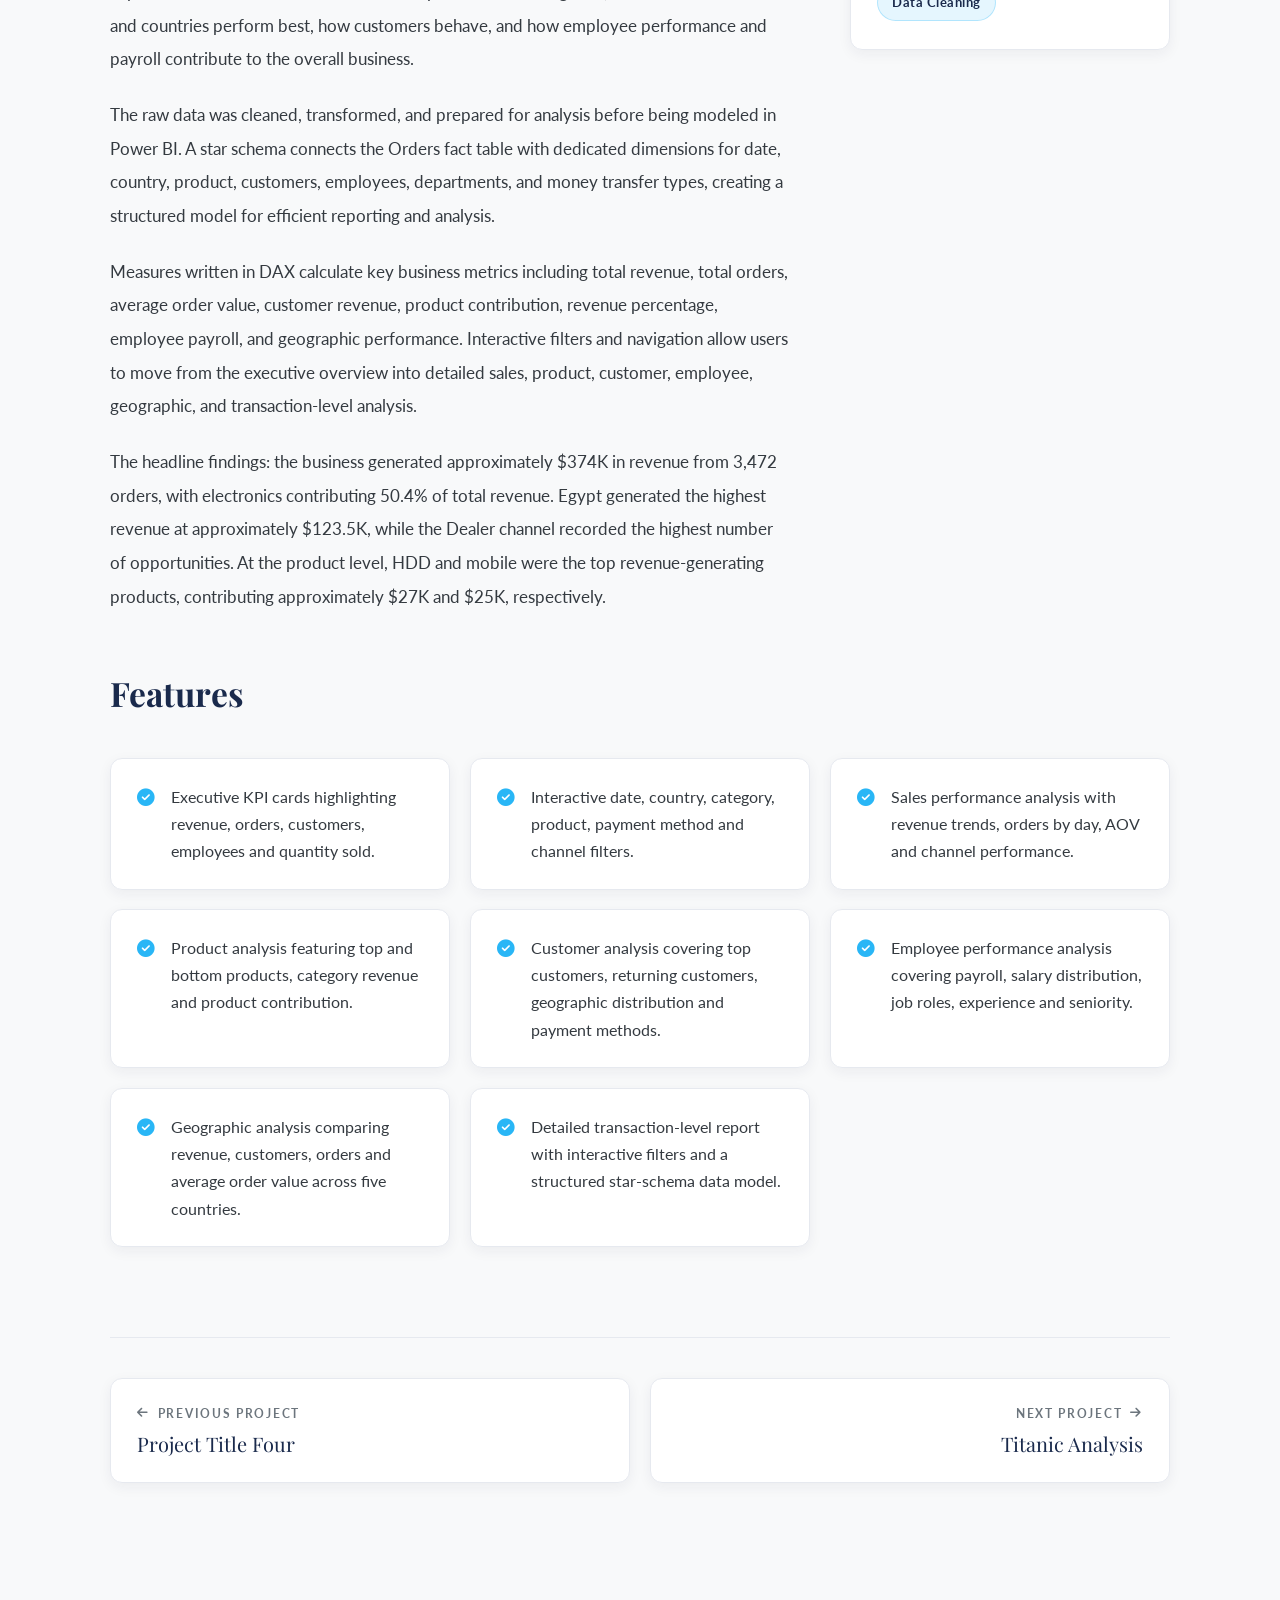
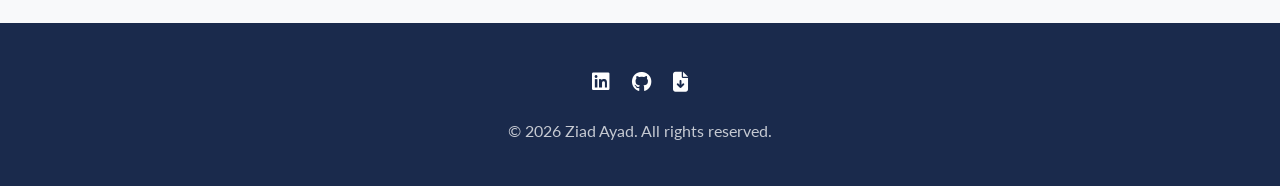
<file: project1.html>
<!DOCTYPE html>
<html lang="en">
<head>
    <meta charset="UTF-8">
    <meta name="viewport" content="width=device-width, initial-scale=1.0">
    <title>Redirecting… | Ziad Ayad</title>
    <!-- This page moved to /projects/project-1/. The stub is kept so old
         links and bookmarks still land in the right place. -->
    <link rel="canonical" href="projects/project-1/">
    <meta name="robots" content="noindex">
    <meta http-equiv="refresh" content="0; url=projects/project-1/">
    <script>window.location.replace('projects/project-1/');</script>
</head>
<body>
    <p>This project has moved. <a href="projects/project-1/">Continue to the project page</a>.</p>
</body>
</html>
</file>
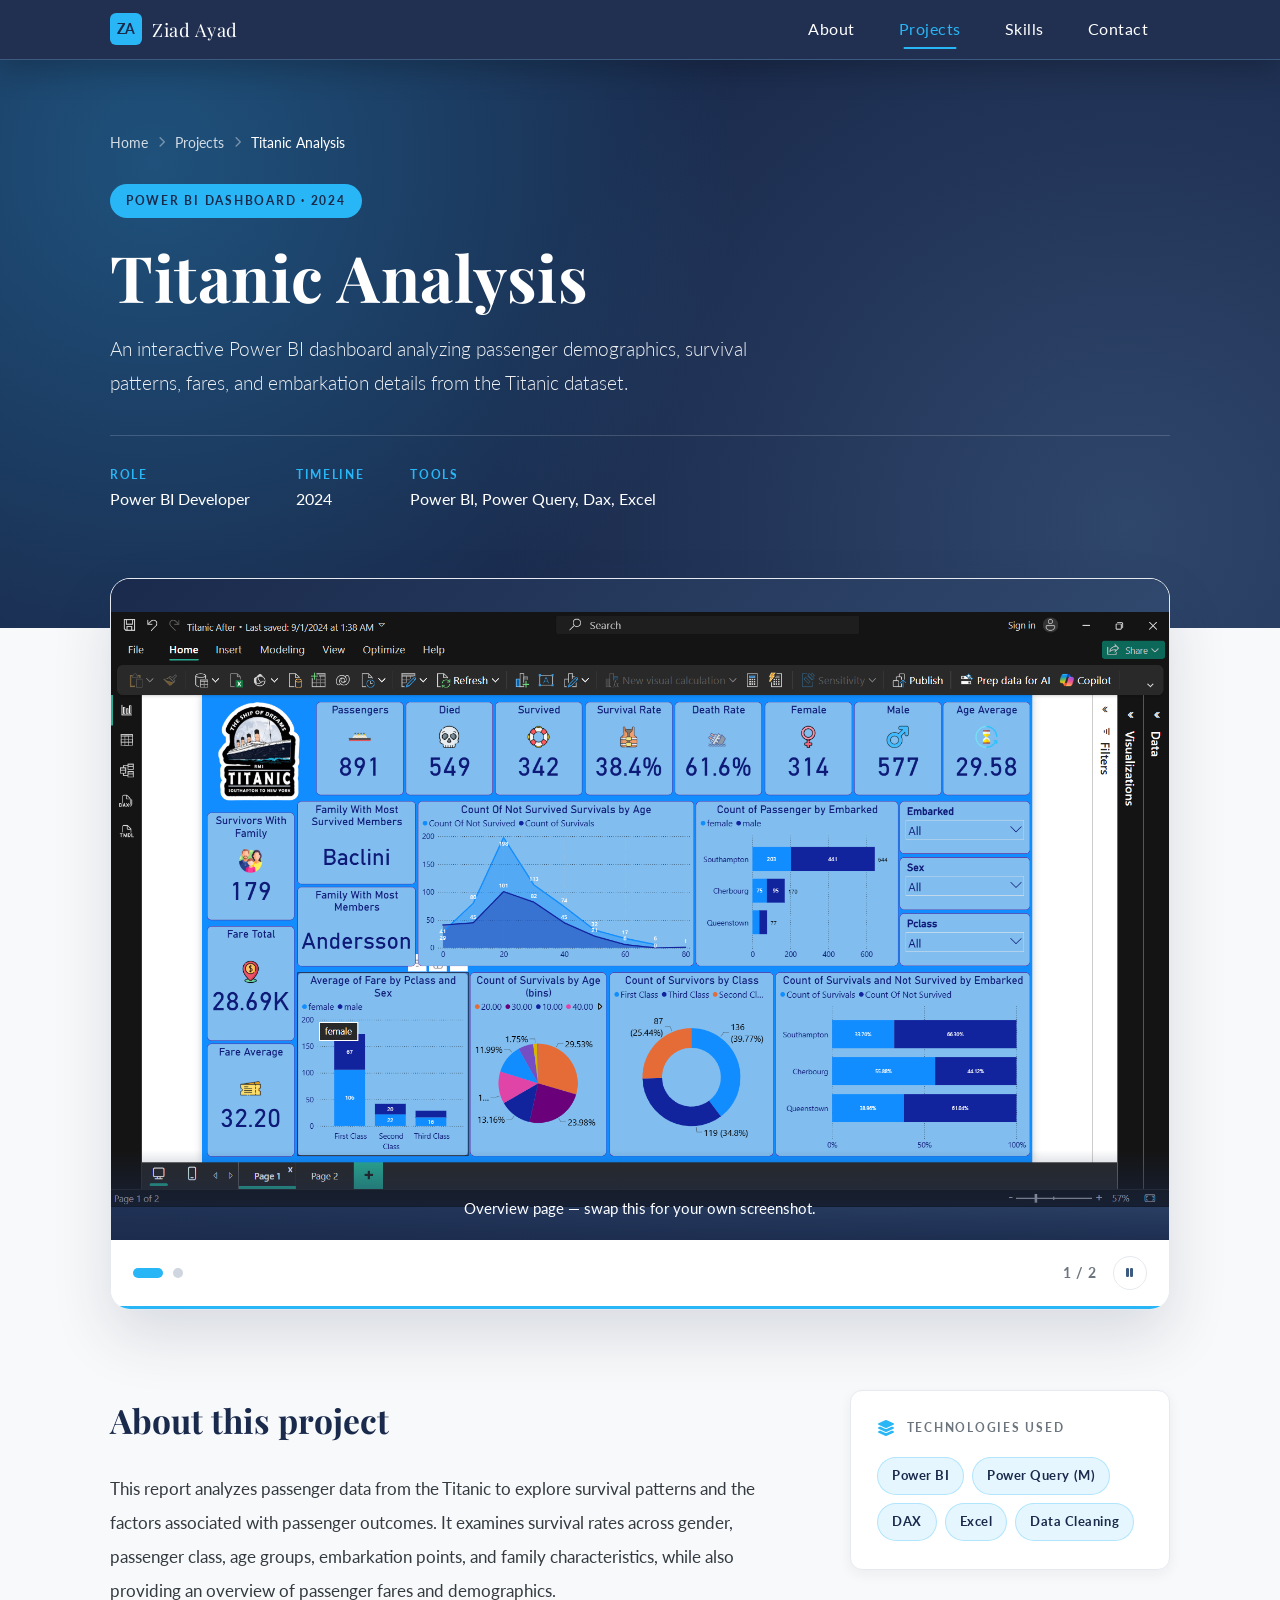
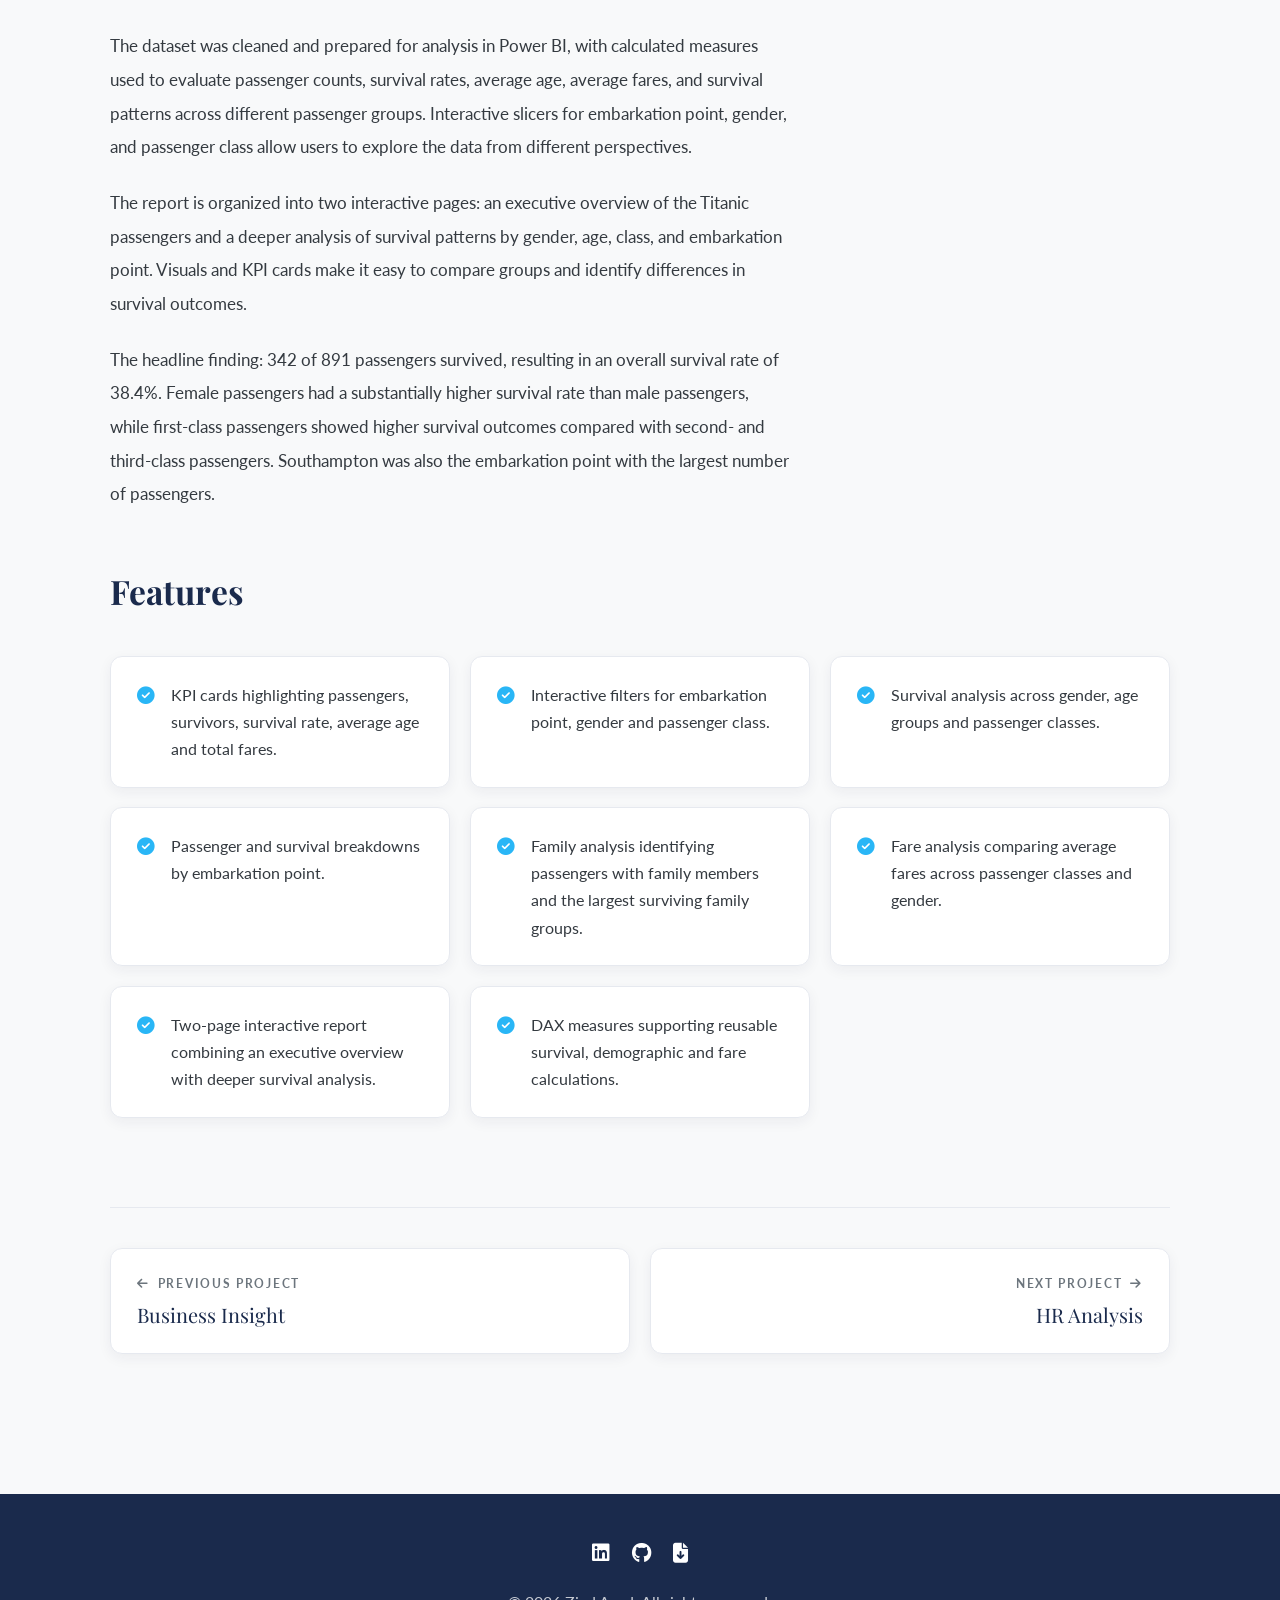
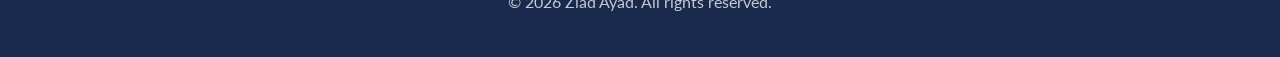
<file: project2.html>
<!DOCTYPE html>
<html lang="en">
<head>
    <meta charset="UTF-8">
    <meta name="viewport" content="width=device-width, initial-scale=1.0">
    <title>Redirecting… | Ziad Ayad</title>
    <!-- This page moved to /projects/project-2/. The stub is kept so old
         links and bookmarks still land in the right place. -->
    <link rel="canonical" href="projects/project-2/">
    <meta name="robots" content="noindex">
    <meta http-equiv="refresh" content="0; url=projects/project-2/">
    <script>window.location.replace('projects/project-2/');</script>
</head>
<body>
    <p>This project has moved. <a href="projects/project-2/">Continue to the project page</a>.</p>
</body>
</html>
</file>
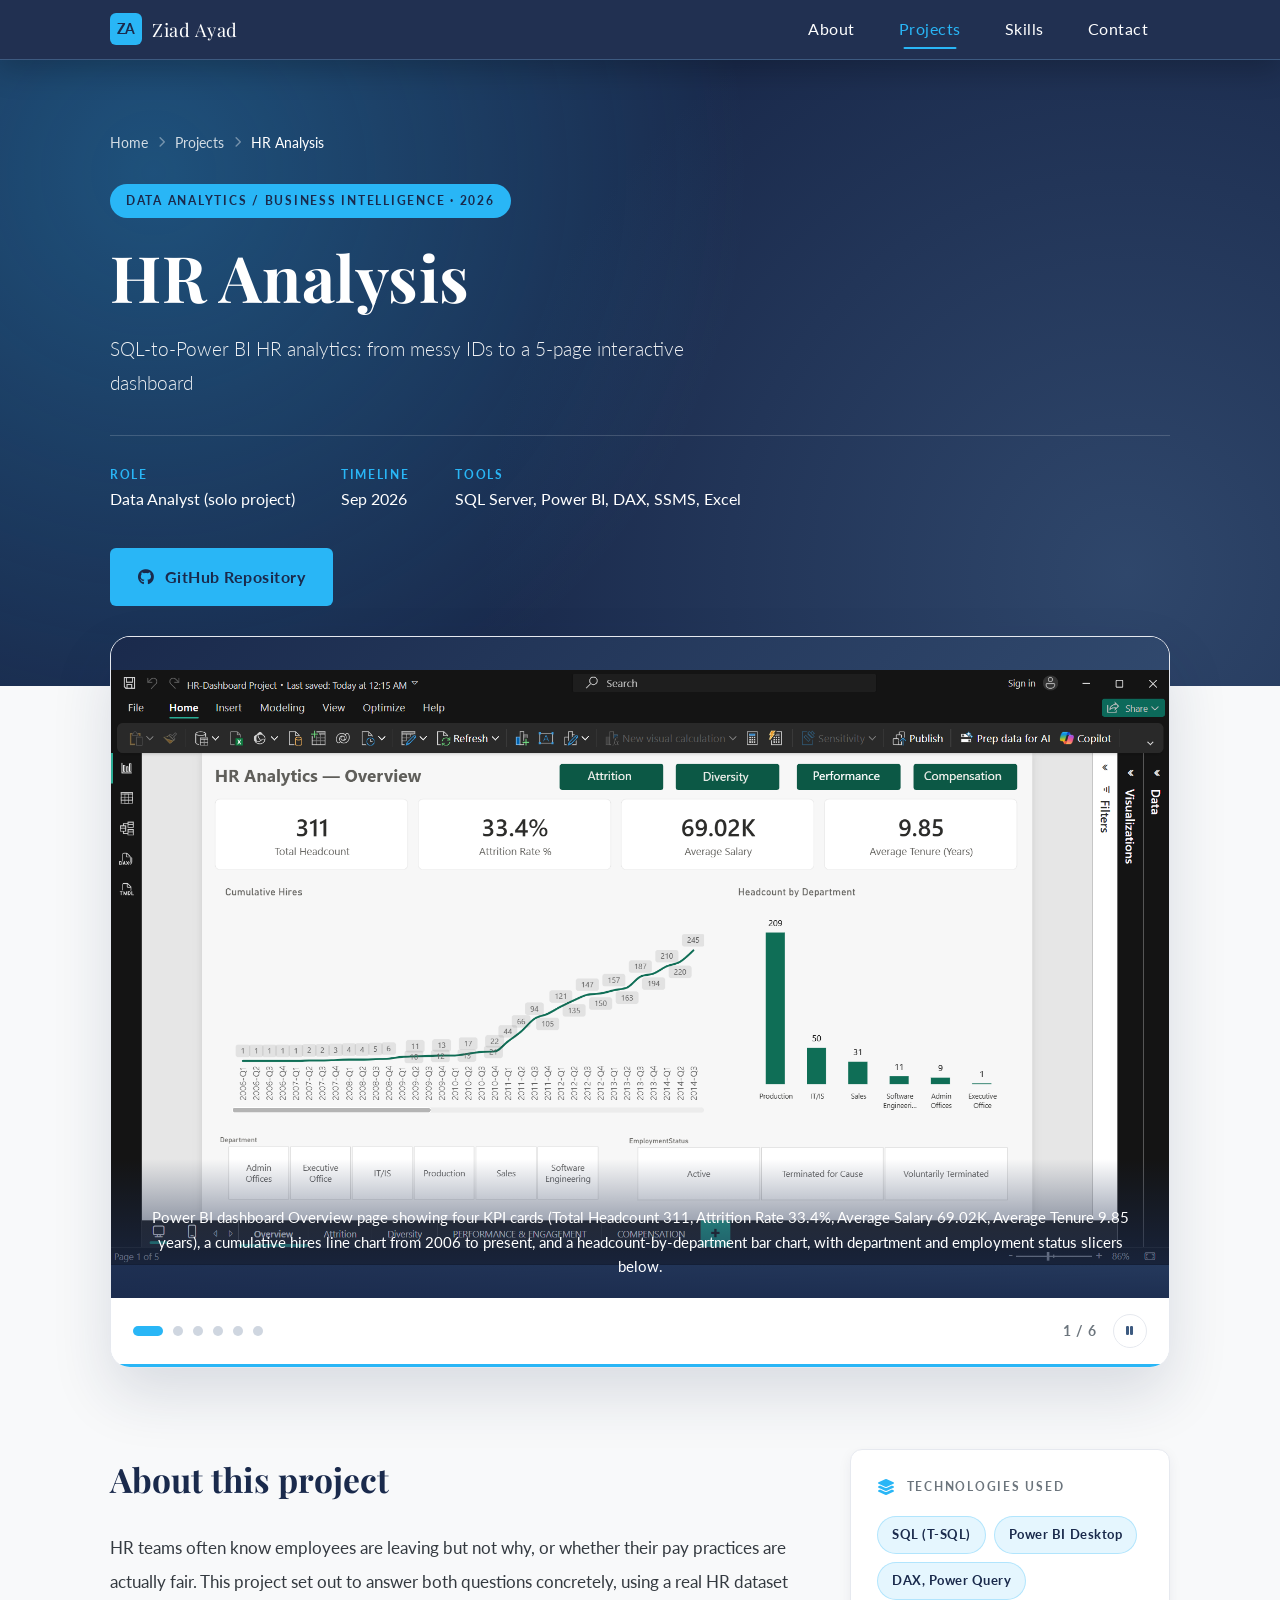
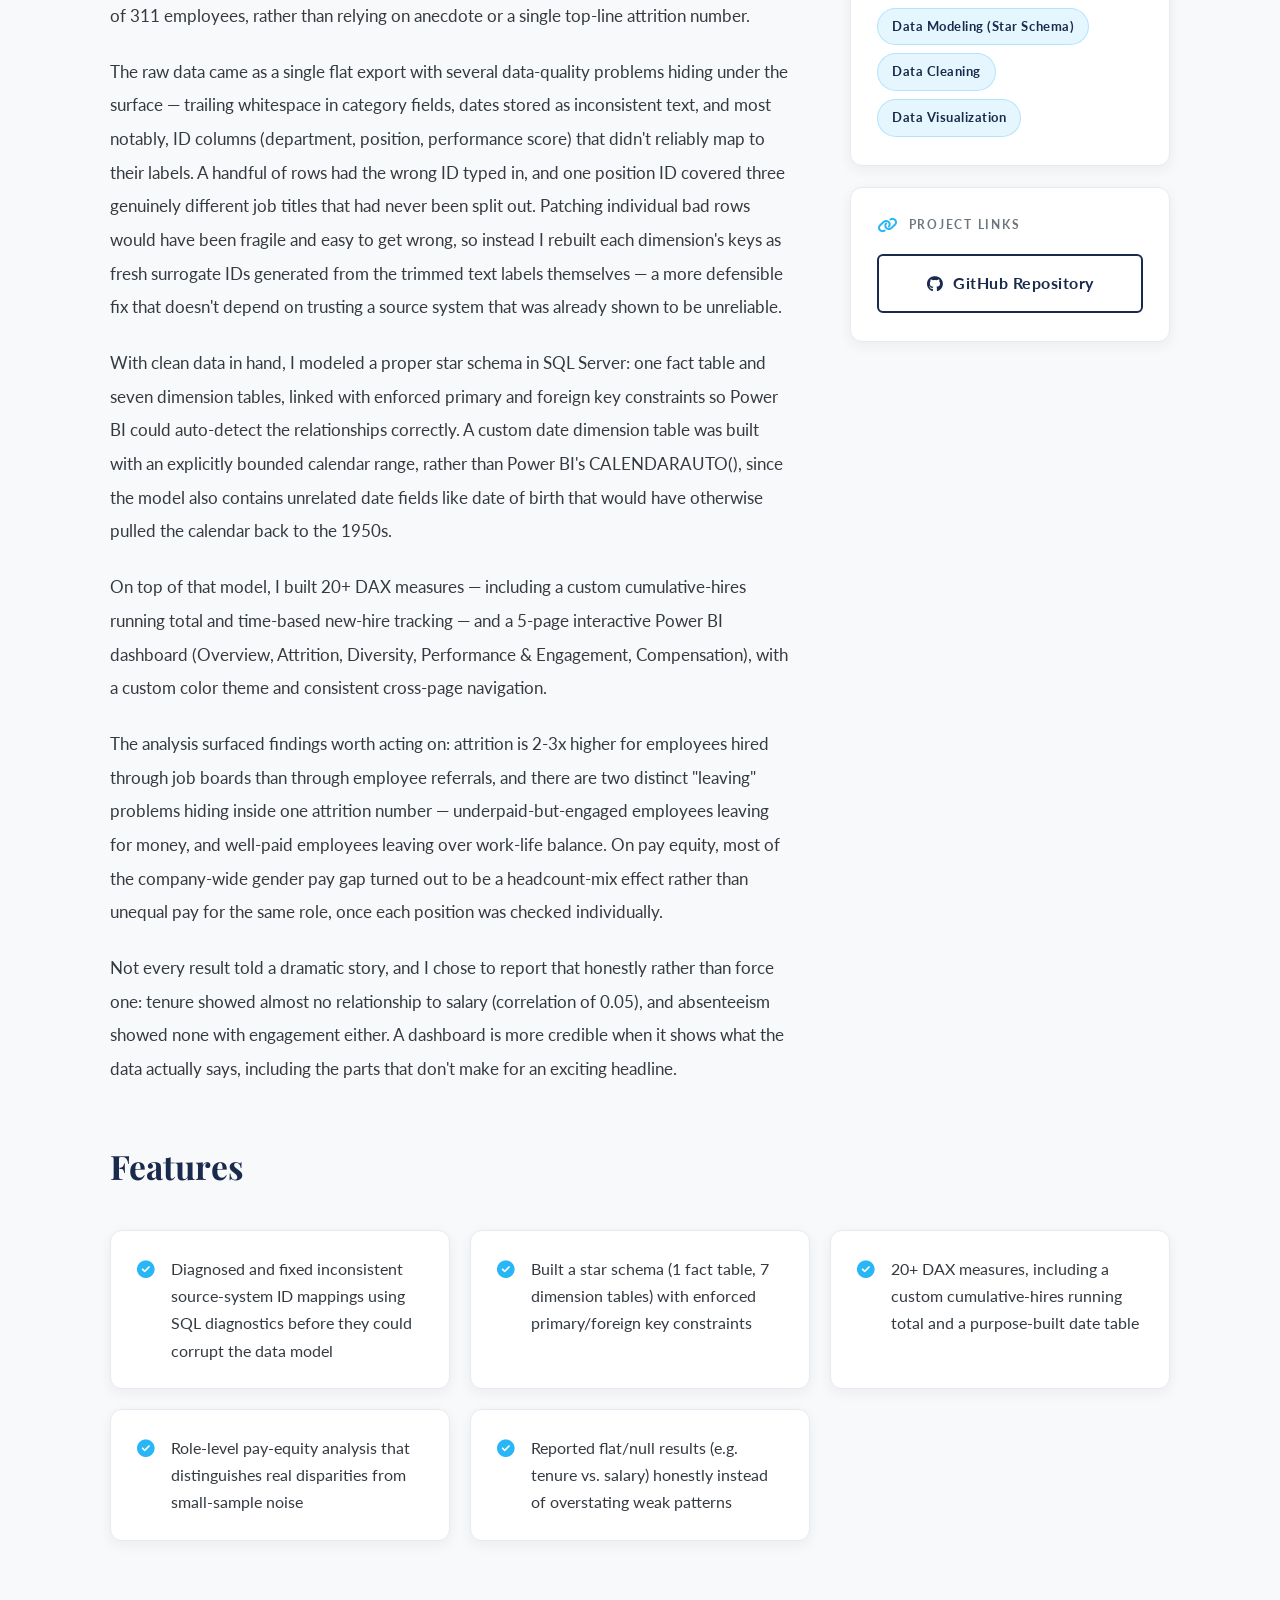
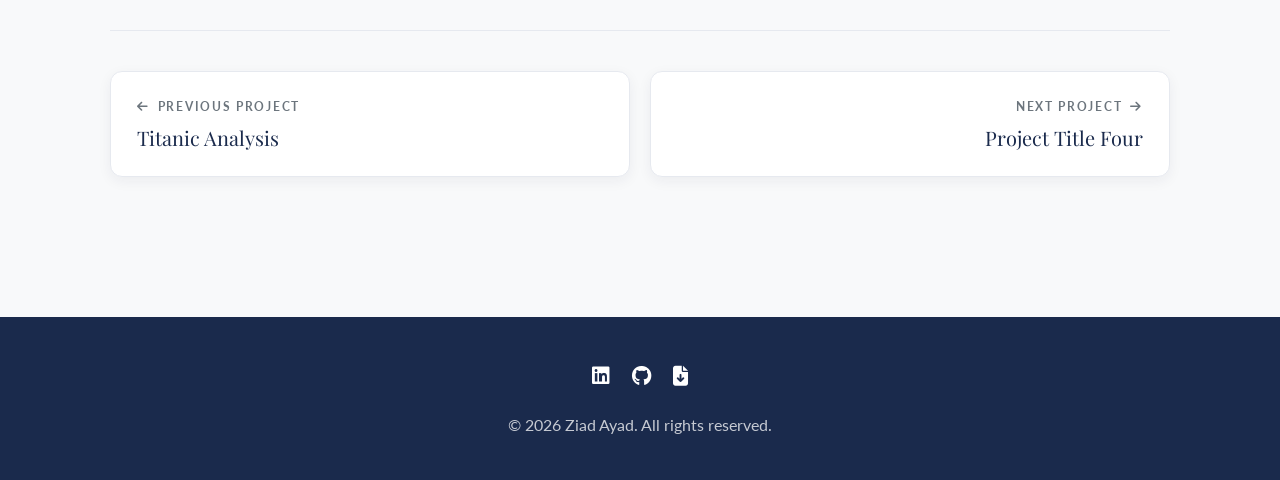
<file: project3.html>
<!DOCTYPE html>
<html lang="en">
<head>
    <meta charset="UTF-8">
    <meta name="viewport" content="width=device-width, initial-scale=1.0">
    <title>Redirecting… | Ziad Ayad</title>
    <!-- This page moved to /projects/project-3/. The stub is kept so old
         links and bookmarks still land in the right place. -->
    <link rel="canonical" href="projects/project-3/">
    <meta name="robots" content="noindex">
    <meta http-equiv="refresh" content="0; url=projects/project-3/">
    <script>window.location.replace('projects/project-3/');</script>
</head>
<body>
    <p>This project has moved. <a href="projects/project-3/">Continue to the project page</a>.</p>
</body>
</html>
</file>
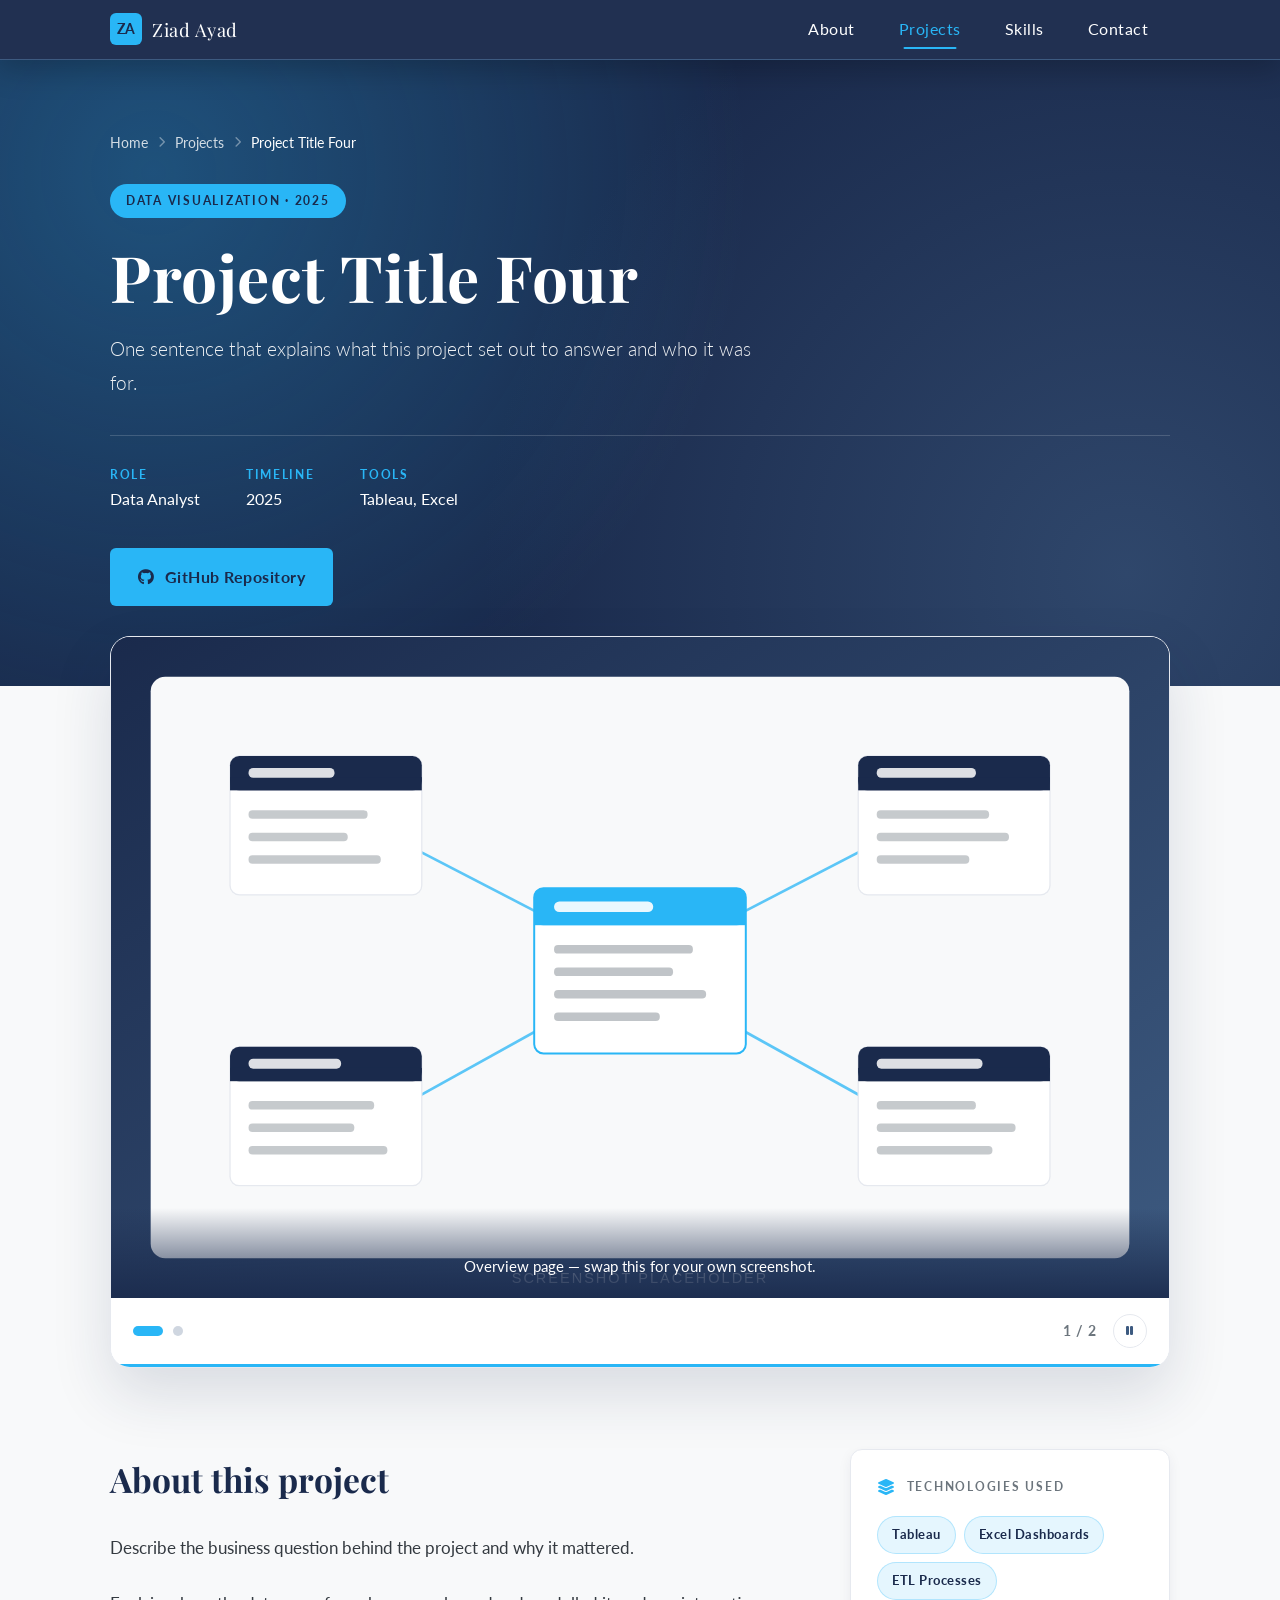
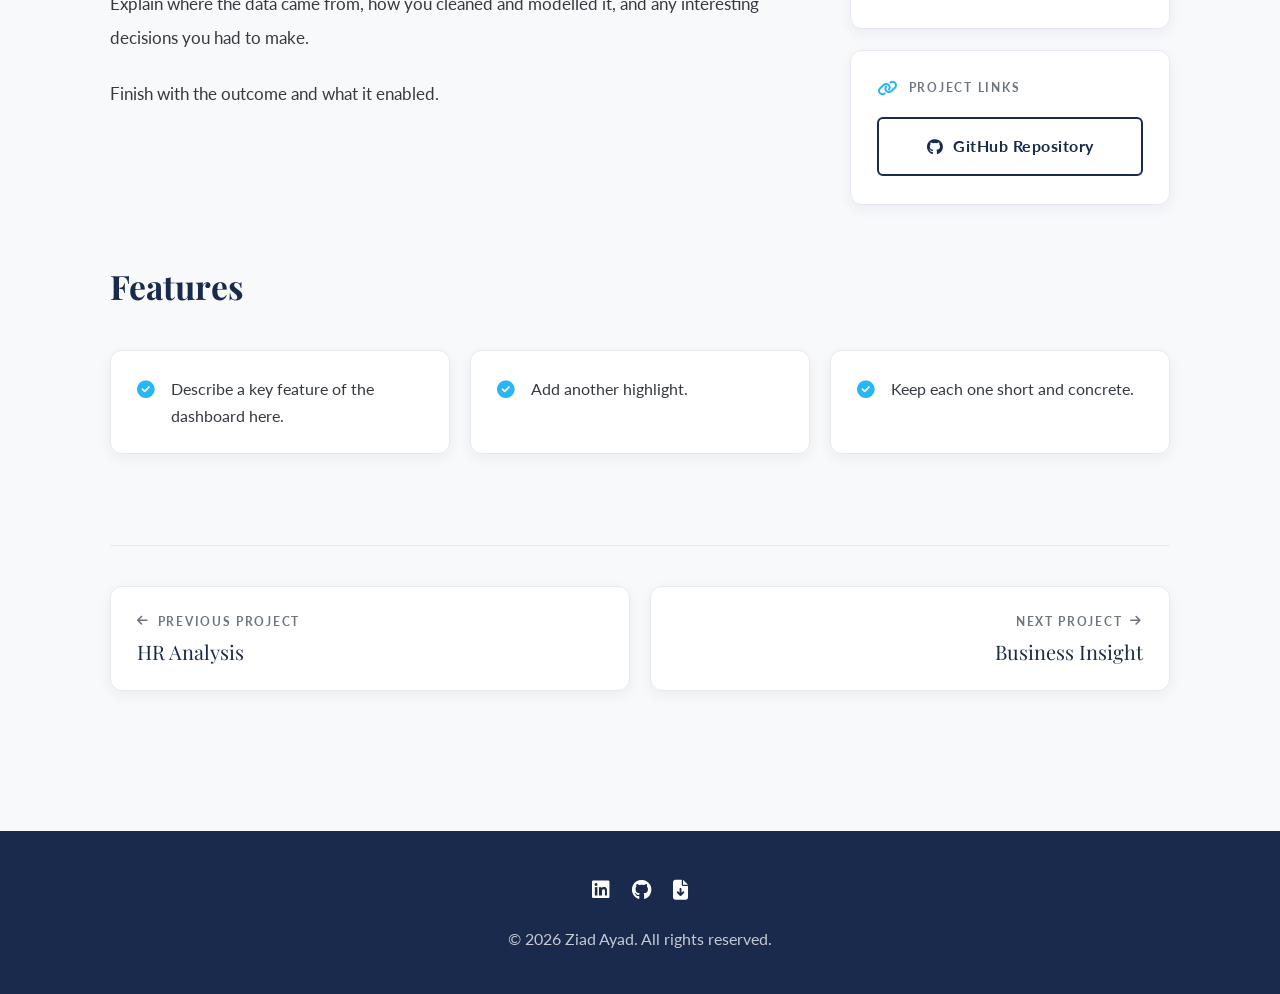
<file: project4.html>
<!DOCTYPE html>
<html lang="en">
<head>
    <meta charset="UTF-8">
    <meta name="viewport" content="width=device-width, initial-scale=1.0">
    <title>Redirecting… | Ziad Ayad</title>
    <!-- This page moved to /projects/project-4/. The stub is kept so old
         links and bookmarks still land in the right place. -->
    <link rel="canonical" href="projects/project-4/">
    <meta name="robots" content="noindex">
    <meta http-equiv="refresh" content="0; url=projects/project-4/">
    <script>window.location.replace('projects/project-4/');</script>
</head>
<body>
    <p>This project has moved. <a href="projects/project-4/">Continue to the project page</a>.</p>
</body>
</html>
</file>
<file: assets/css/style.css>
/* =========================================================
   Ziad Ayad — Portfolio Stylesheet
   1.  Design tokens
   2.  Base & reset
   3.  Accessibility helpers
   4.  Page transitions & scroll reveal
   5.  Header
   6.  Navigation (shared across every page)
   7.  Sections
   8.  About
   9.  Buttons
   10. Project cards
   11. Skills
   12. Contact form
   13. Footer
   14. Project detail page
   15. Image slider
   16. Responsive
   ========================================================= */

/* --- 1. Design tokens --------------------------------- */
:root {
    /* Palette (unchanged "Modern Tech" scheme) */
    --primary-color: #1A2A4C;   /* Midnight Blue */
    --secondary-color: #3D5A80; /* Slate Blue */
    --accent-color: #29B6F6;    /* Vivid Sky Blue */

    --light-bg-color: #F8F9FA;
    --white-color: #ffffff;
    --dark-text-color: #343A40;
    --light-text-color: #6c757d;
    --card-bg-color: #ffffff;
    --border-color: #e6e9ef;
    --accent-soft: rgba(41, 182, 246, 0.12);

    /* Fonts */
    --font-heading: 'Playfair Display', serif;
    --font-body: 'Lato', sans-serif;

    /* Radii */
    --radius-sm: 6px;
    --radius-md: 12px;
    --radius-lg: 20px;
    --radius-pill: 999px;

    /* Elevation */
    --shadow-sm: 0 4px 14px rgba(26, 42, 76, 0.06);
    --shadow-md: 0 12px 30px rgba(26, 42, 76, 0.09);
    --shadow-lg: 0 26px 60px rgba(26, 42, 76, 0.14);

    /* Motion */
    --ease-out: cubic-bezier(0.22, 0.61, 0.36, 1);
    --ease-spring: cubic-bezier(0.34, 1.3, 0.64, 1);
    --speed-fast: 0.2s;
    --speed: 0.35s;
    --speed-slow: 0.6s;

    /* Layout */
    --nav-height: 58px;
}

/* --- 2. Base & reset ---------------------------------- */
* {
    margin: 0;
    padding: 0;
    box-sizing: border-box;
}

html {
    scroll-behavior: smooth;
    scroll-padding-top: calc(var(--nav-height) + 20px);
    -webkit-text-size-adjust: 100%;
}

body {
    font-family: var(--font-body);
    font-weight: 400;
    line-height: 1.8;
    background-color: var(--light-bg-color);
    color: var(--dark-text-color);
    overflow-x: hidden;
}

.container {
    width: 90%;
    max-width: 1100px;
    margin: 0 auto;
    padding: 0 20px;
}

a {
    text-decoration: none;
    color: var(--accent-color);
    transition: color var(--speed) var(--ease-out),
                opacity var(--speed) var(--ease-out),
                transform var(--speed) var(--ease-out);
}

a:hover {
    opacity: 0.85;
}

img {
    max-width: 100%;
    height: auto;
}

ul {
    list-style: none;
}

/* --- 3. Accessibility helpers ------------------------- */
.skip-link {
    position: absolute;
    left: -9999px;
    top: 0;
    z-index: 2000;
    background: var(--accent-color);
    color: var(--primary-color);
    padding: 12px 22px;
    font-weight: 700;
    border-radius: 0 0 var(--radius-sm) 0;
}

.skip-link:focus {
    left: 0;
}

:focus-visible {
    outline: 3px solid var(--accent-color);
    outline-offset: 3px;
    border-radius: 4px;
}

.visually-hidden {
    position: absolute;
    width: 1px;
    height: 1px;
    margin: -1px;
    padding: 0;
    overflow: hidden;
    clip: rect(0 0 0 0);
    white-space: nowrap;
    border: 0;
}

/* --- 4. Page transitions & scroll reveal -------------- */
/* Opacity only: a transform on <body> would create a containing block and
   throw off the offset maths used for anchor scrolling. */
@keyframes page-enter {
    from { opacity: 0; }
    to   { opacity: 1; }
}

@keyframes page-exit {
    from { opacity: 1; transform: none; }
    to   { opacity: 0; transform: translateY(-10px); }
}

/* Only animate when JS is available so no-JS visitors never get a blank page. */
html.js body {
    animation: page-enter var(--speed-slow) var(--ease-out) both;
}

html.js body.is-leaving {
    animation: page-exit 0.28s var(--ease-out) both;
}

html.js [data-reveal] {
    opacity: 0;
    transform: translateY(28px);
    transition: opacity 0.7s var(--ease-out), transform 0.7s var(--ease-out);
    transition-delay: var(--reveal-delay, 0s);
    will-change: opacity, transform;
}

html.js [data-reveal].is-revealed {
    opacity: 1;
    transform: none;
}

@media (prefers-reduced-motion: reduce) {
    html {
        scroll-behavior: auto;
    }
    *,
    *::before,
    *::after {
        animation-duration: 0.001ms !important;
        animation-iteration-count: 1 !important;
        transition-duration: 0.001ms !important;
        scroll-behavior: auto !important;
    }
    html.js [data-reveal] {
        opacity: 1;
        transform: none;
    }
}

/* --- 5. Header ---------------------------------------- */
header.site-header {
    background: var(--primary-color);
    background-image:
        radial-gradient(circle at 15% 20%, rgba(41, 182, 246, 0.22), transparent 45%),
        radial-gradient(circle at 85% 80%, rgba(61, 90, 128, 0.55), transparent 50%);
    color: var(--white-color);
    padding: 70px 0;
    text-align: center;
}

header.site-header h1 {
    font-family: var(--font-heading);
    font-size: 4rem;
    font-weight: 700;
    margin-bottom: 15px;
    letter-spacing: 1px;
}

header.site-header p {
    font-size: 1.3rem;
    font-weight: 300;
    opacity: 0.9;
    margin-bottom: 35px;
}

.social-links a {
    color: var(--white-color);
    font-size: 1.6rem;
    margin: 0 15px;
    transition: transform var(--speed) var(--ease-spring), color var(--speed) var(--ease-out);
    display: inline-block;
}

.social-links a:hover {
    color: var(--accent-color);
    transform: translateY(-4px) scale(1.1);
}

.social-links a:active {
    transform: translateY(-1px) scale(0.96);
}

/* --- 6. Navigation ------------------------------------ */
.site-nav {
    background-color: rgba(26, 42, 76, 0.92);
    backdrop-filter: blur(10px);
    -webkit-backdrop-filter: blur(10px);
    position: sticky;
    top: 0;
    z-index: 1000;
    border-bottom: 1px solid var(--secondary-color);
    min-height: var(--nav-height);
    transition: box-shadow var(--speed) var(--ease-out),
                background-color var(--speed) var(--ease-out);
}

.site-nav.is-stuck {
    box-shadow: 0 10px 30px rgba(0, 0, 0, 0.22);
    background-color: rgba(26, 42, 76, 0.97);
}

.site-nav .container {
    display: flex;
    align-items: center;
    justify-content: space-between;
    gap: 20px;
    min-height: var(--nav-height);
}

.nav-brand {
    display: inline-flex;
    align-items: center;
    gap: 10px;
    color: var(--white-color);
    font-family: var(--font-heading);
    font-size: 1.15rem;
    letter-spacing: 0.5px;
    white-space: nowrap;
}

.nav-brand:hover {
    opacity: 1;
    color: var(--accent-color);
}

.nav-brand__mark {
    display: grid;
    place-items: center;
    width: 32px;
    height: 32px;
    border-radius: var(--radius-sm);
    background: var(--accent-color);
    color: var(--primary-color);
    font-family: var(--font-body);
    font-weight: 700;
    font-size: 0.85rem;
    transition: transform var(--speed) var(--ease-spring);
}

.nav-brand:hover .nav-brand__mark {
    transform: rotate(-8deg) scale(1.08);
}

.nav-links {
    display: flex;
    justify-content: center;
    align-items: center;
}

.nav-links a {
    color: var(--white-color);
    font-weight: 400;
    padding: 15px 22px;
    font-size: 1rem;
    letter-spacing: 0.5px;
    position: relative;
    display: inline-block;
}

.nav-links a::after {
    content: '';
    position: absolute;
    bottom: 10px;
    left: 50%;
    transform: translateX(-50%);
    width: 0;
    height: 2px;
    border-radius: 2px;
    background-color: var(--accent-color);
    transition: width 0.4s var(--ease-out);
}

.nav-links a:hover {
    opacity: 1;
    color: var(--accent-color);
}

.nav-links a:hover::after,
.nav-links a:focus-visible::after {
    width: 50%;
}

.nav-links a.is-active {
    color: var(--accent-color);
    opacity: 1;
}

.nav-links a.is-active::after {
    width: 50%;
}

.nav-toggle {
    display: none;
    background: transparent;
    border: 1px solid rgba(255, 255, 255, 0.28);
    border-radius: var(--radius-sm);
    color: var(--white-color);
    width: 42px;
    height: 38px;
    cursor: pointer;
    position: relative;
    transition: background-color var(--speed) var(--ease-out), transform var(--speed-fast) var(--ease-out);
}

.nav-toggle:active {
    transform: scale(0.94);
}

.nav-toggle span,
.nav-toggle span::before,
.nav-toggle span::after {
    content: '';
    position: absolute;
    left: 50%;
    width: 20px;
    height: 2px;
    border-radius: 2px;
    background: currentColor;
    transform: translateX(-50%);
    transition: transform var(--speed) var(--ease-out), opacity var(--speed-fast) var(--ease-out);
}

.nav-toggle span {
    top: 50%;
    margin-top: -1px;
}

.nav-toggle span::before {
    top: -7px;
    left: 0;
    transform: none;
}

.nav-toggle span::after {
    top: 7px;
    left: 0;
    transform: none;
}

.nav-toggle[aria-expanded='true'] span {
    background: transparent;
}

.nav-toggle[aria-expanded='true'] span::before {
    transform: translateY(7px) rotate(45deg);
}

.nav-toggle[aria-expanded='true'] span::after {
    transform: translateY(-7px) rotate(-45deg);
}

/* --- 7. Sections -------------------------------------- */
.section {
    padding: 100px 0;
}

.section h2 {
    text-align: center;
    font-family: var(--font-heading);
    font-size: 3rem;
    font-weight: 700;
    margin-bottom: 70px;
    position: relative;
    color: var(--primary-color);
}

.section h2::after {
    content: '';
    position: absolute;
    bottom: -20px;
    left: 50%;
    transform: translateX(-50%);
    width: 70px;
    height: 3px;
    background: var(--accent-color);
}

.section-intro {
    text-align: center;
    max-width: 640px;
    margin: -45px auto 60px;
    color: var(--light-text-color);
    font-size: 1.05rem;
}

/* --- 8. About ----------------------------------------- */
.about-content {
    display: flex;
    align-items: center;
    gap: 60px;
    max-width: 960px;
    margin: 0 auto;
    text-align: left;
}

.profile-photo {
    width: 280px;
    height: 280px;
    flex-shrink: 0;
    border-radius: 50%;
    object-fit: cover;
    background: var(--white-color);
    border: 7px solid var(--white-color);
    box-shadow: var(--shadow-md);
    transition: transform var(--speed-slow) var(--ease-spring), box-shadow var(--speed-slow) var(--ease-out);
}

.profile-photo:hover {
    transform: scale(1.03) rotate(-1.5deg);
    box-shadow: var(--shadow-lg);
}

.about-text {
    flex: 1;
}

.about-text p {
    font-size: 1.1rem;
    margin-bottom: 15px;
    line-height: 1.9;
}

/* --- 9. Buttons --------------------------------------- */
.btn {
    display: inline-flex;
    align-items: center;
    justify-content: center;
    gap: 10px;
    background: var(--primary-color);
    color: var(--white-color);
    padding: 13px 26px;
    border-radius: var(--radius-sm);
    font-family: var(--font-body);
    font-weight: 700;
    text-align: center;
    letter-spacing: 0.5px;
    border: 2px solid transparent;
    cursor: pointer;
    transition: background-color var(--speed) var(--ease-out),
                color var(--speed) var(--ease-out),
                transform var(--speed-fast) var(--ease-spring),
                box-shadow var(--speed) var(--ease-out);
}

.btn:hover {
    background: var(--accent-color);
    color: var(--white-color);
    opacity: 1;
    transform: translateY(-3px);
    box-shadow: var(--shadow-md);
}

.btn:active {
    transform: translateY(-1px) scale(0.97);
    box-shadow: var(--shadow-sm);
}

.btn i {
    transition: transform var(--speed) var(--ease-out);
}

.btn:hover i {
    transform: translateX(3px);
}

.btn-secondary {
    background: transparent;
    color: var(--primary-color);
    border: 2px solid var(--primary-color);
}

.btn-secondary:hover {
    background: var(--primary-color);
    color: var(--white-color);
}

.btn-ghost {
    background: transparent;
    color: var(--primary-color);
    border: 2px solid var(--border-color);
}

.btn-ghost:hover {
    background: var(--white-color);
    color: var(--accent-color);
    border-color: var(--accent-color);
}

.project-buttons {
    display: flex;
    gap: 15px;
    margin-top: auto;
}

.project-buttons .btn {
    flex: 1;
}

/* --- 10. Project cards -------------------------------- */
.projects-grid {
    display: grid;
    grid-template-columns: repeat(auto-fit, minmax(340px, 1fr));
    gap: 40px;
}

.project-card {
    position: relative;
    background: var(--card-bg-color);
    border: 1px solid var(--border-color);
    border-radius: var(--radius-lg);
    overflow: hidden;
    box-shadow: var(--shadow-sm);
    display: flex;
    flex-direction: column;
    color: inherit;
    isolation: isolate;
    transition: transform var(--speed-slow) var(--ease-out),
                box-shadow var(--speed-slow) var(--ease-out),
                border-color var(--speed-slow) var(--ease-out);
}

.project-card:hover,
.project-card:focus-visible {
    opacity: 1;
    transform: translateY(-10px) scale(1.015);
    box-shadow: var(--shadow-lg);
    border-color: rgba(41, 182, 246, 0.45);
}

.project-card:active {
    transform: translateY(-4px) scale(0.995);
}

.project-card__media {
    position: relative;
    overflow: hidden;
    background: linear-gradient(135deg, var(--primary-color), var(--secondary-color));
    aspect-ratio: 16 / 10;
}

.project-card__media img {
    width: 100%;
    height: 100%;
    object-fit: cover;
    display: block;
    transition: transform 0.8s var(--ease-out);
}

.project-card:hover .project-card__media img {
    transform: scale(1.07);
}

.project-card__media::after {
    content: '';
    position: absolute;
    inset: 0;
    background: linear-gradient(to top, rgba(26, 42, 76, 0.45), transparent 55%);
    opacity: 0;
    transition: opacity var(--speed-slow) var(--ease-out);
}

.project-card:hover .project-card__media::after {
    opacity: 1;
}

.project-card__badge {
    position: absolute;
    top: 16px;
    left: 16px;
    z-index: 2;
    background: rgba(255, 255, 255, 0.94);
    color: var(--primary-color);
    font-size: 0.75rem;
    font-weight: 700;
    letter-spacing: 0.08em;
    text-transform: uppercase;
    padding: 6px 14px;
    border-radius: var(--radius-pill);
    box-shadow: var(--shadow-sm);
}

.project-card__body {
    padding: 28px 30px 30px;
    flex-grow: 1;
    display: flex;
    flex-direction: column;
    text-align: center;
}

.project-card__body h3 {
    font-family: var(--font-heading);
    font-size: 1.7rem;
    line-height: 1.35;
    margin-bottom: 14px;
    color: var(--primary-color);
    transition: color var(--speed) var(--ease-out);
}

.project-card:hover .project-card__body h3 {
    color: var(--accent-color);
}

.project-card__body p {
    color: var(--light-text-color);
    margin-bottom: 22px;
    flex-grow: 1;
}

.tag-list {
    display: flex;
    flex-wrap: wrap;
    gap: 8px;
    justify-content: center;
    margin-bottom: 22px;
}

.tag {
    font-size: 0.78rem;
    font-weight: 700;
    letter-spacing: 0.04em;
    color: var(--secondary-color);
    background: var(--light-bg-color);
    border: 1px solid var(--border-color);
    padding: 5px 12px;
    border-radius: var(--radius-pill);
    transition: background-color var(--speed) var(--ease-out),
                border-color var(--speed) var(--ease-out),
                color var(--speed) var(--ease-out);
}

.project-card:hover .tag {
    background: var(--accent-soft);
    border-color: rgba(41, 182, 246, 0.35);
    color: var(--primary-color);
}

.project-card__cta {
    margin-top: auto;
    display: inline-flex;
    align-items: center;
    justify-content: center;
    gap: 10px;
    font-weight: 700;
    letter-spacing: 0.04em;
    color: var(--accent-color);
}

.project-card__cta i {
    transition: transform var(--speed) var(--ease-spring);
}

.project-card:hover .project-card__cta i {
    transform: translateX(6px);
}

/* --- 11. Skills --------------------------------------- */
#skills .container {
    max-width: 1100px;
}

.skills-table {
    display: grid;
    grid-template-columns: repeat(3, 1fr);
    gap: 20px;
    margin-top: 50px;
    background-color: var(--card-bg-color);
    padding: 40px;
    border-radius: var(--radius-md);
    box-shadow: var(--shadow-md);
}

.skill-column {
    padding: 0 20px;
}

.skill-column:not(:last-child) {
    border-right: 1px solid var(--border-color);
}

.skill-header {
    display: flex;
    align-items: center;
    margin-bottom: 25px;
}

.skill-header i {
    font-size: 2rem;
    color: var(--accent-color);
    margin-right: 15px;
    width: 40px;
}

.skill-header h3 {
    font-family: var(--font-heading);
    font-size: 1.7rem;
    color: var(--primary-color);
}

.skill-list {
    padding-left: 0;
}

.skill-list li {
    padding: 12px 0 12px 25px;
    font-size: 1.05rem;
    color: var(--dark-text-color);
    border-bottom: 1px solid #f1f3f5;
    position: relative;
}

.skill-list li::before {
    content: '\203A';
    position: absolute;
    left: 0;
    top: 12px;
    color: var(--accent-color);
    font-weight: 700;
    font-size: 1.2rem;
}

.skill-list li:last-child {
    border-bottom: none;
}

/* --- 12. Contact form --------------------------------- */
#contact .container {
    max-width: 800px;
}

.contact-form {
    max-width: 700px;
    margin: 0 auto;
    background: var(--card-bg-color);
    padding: 40px;
    border-radius: var(--radius-md);
    box-shadow: var(--shadow-md);
}

.form-group {
    margin-bottom: 25px;
}

.contact-form label {
    display: block;
    margin-bottom: 8px;
    font-weight: 700;
    font-size: 1rem;
    color: var(--dark-text-color);
}

.contact-form input,
.contact-form textarea {
    width: 100%;
    padding: 15px;
    border: 1px solid #ccc;
    border-radius: var(--radius-sm);
    font-family: var(--font-body);
    font-size: 1rem;
    transition: border-color var(--speed) var(--ease-out), box-shadow var(--speed) var(--ease-out);
}

.contact-form input:focus,
.contact-form textarea:focus {
    outline: none;
    border-color: var(--accent-color);
    box-shadow: 0 0 0 3px rgba(41, 182, 246, 0.25);
}

.contact-form button.btn {
    width: 100%;
    padding: 16px;
    font-size: 1.1rem;
    border: none;
}

/* --- 13. Footer --------------------------------------- */
.site-footer {
    background: var(--primary-color);
    color: var(--white-color);
    text-align: center;
    padding: 40px 0;
    margin-top: 80px;
}

.site-footer p {
    opacity: 0.75;
}

.site-footer .social-links {
    margin-bottom: 18px;
}

.site-footer .social-links a {
    font-size: 1.25rem;
    margin: 0 11px;
}

/* --- 14. Project detail page -------------------------- */
.project-page {
    padding-bottom: 40px;
}

.project-hero {
    background: var(--primary-color);
    background-image:
        radial-gradient(circle at 12% 18%, rgba(41, 182, 246, 0.28), transparent 48%),
        radial-gradient(circle at 88% 82%, rgba(61, 90, 128, 0.6), transparent 52%);
    color: var(--white-color);
    padding: 70px 0 80px;
}

.breadcrumb {
    display: flex;
    flex-wrap: wrap;
    align-items: center;
    gap: 10px;
    font-size: 0.9rem;
    margin-bottom: 28px;
    color: rgba(255, 255, 255, 0.65);
}

.breadcrumb a {
    color: rgba(255, 255, 255, 0.8);
}

.breadcrumb a:hover {
    color: var(--accent-color);
    opacity: 1;
}

.breadcrumb i {
    font-size: 0.7rem;
    opacity: 0.6;
}

.breadcrumb [aria-current='page'] {
    color: var(--white-color);
}

.project-hero__eyebrow {
    display: inline-block;
    font-size: 0.78rem;
    font-weight: 700;
    letter-spacing: 0.14em;
    text-transform: uppercase;
    color: var(--primary-color);
    background: var(--accent-color);
    padding: 6px 16px;
    border-radius: var(--radius-pill);
    margin-bottom: 22px;
}

.project-hero__title {
    font-family: var(--font-heading);
    font-size: clamp(2.4rem, 6vw, 4rem);
    font-weight: 700;
    line-height: 1.15;
    letter-spacing: 0.5px;
    margin-bottom: 18px;
    max-width: 18ch;
}

.project-hero__tagline {
    font-size: 1.2rem;
    font-weight: 300;
    opacity: 0.92;
    max-width: 60ch;
    margin-bottom: 34px;
}

.project-hero__meta {
    display: flex;
    flex-wrap: wrap;
    gap: 14px 46px;
    margin-bottom: 36px;
    padding-top: 28px;
    border-top: 1px solid rgba(255, 255, 255, 0.16);
}

.project-hero__meta dt {
    font-size: 0.74rem;
    font-weight: 700;
    letter-spacing: 0.14em;
    text-transform: uppercase;
    color: var(--accent-color);
    margin-bottom: 2px;
}

.project-hero__meta dd {
    font-size: 1.02rem;
    line-height: 1.5;
}

.project-hero__actions {
    display: flex;
    flex-wrap: wrap;
    gap: 16px;
}

.project-hero__actions .btn {
    background: var(--accent-color);
    color: var(--primary-color);
}

.project-hero__actions .btn:hover {
    background: var(--white-color);
    color: var(--primary-color);
}

.project-hero__actions .btn-ghost {
    background: transparent;
    color: var(--white-color);
    border-color: rgba(255, 255, 255, 0.4);
}

.project-hero__actions .btn-ghost:hover {
    background: rgba(255, 255, 255, 0.12);
    color: var(--white-color);
    border-color: var(--white-color);
}

/* Slider block pulled up so it overlaps the hero */
.project-gallery {
    margin-top: -50px;
    position: relative;
    z-index: 5;
}

/* Body: description + sidebar */
.project-body {
    display: grid;
    grid-template-columns: minmax(0, 1fr) 320px;
    gap: 60px;
    align-items: start;
    padding: 80px 0 20px;
}

.project-prose h2 {
    font-family: var(--font-heading);
    font-size: 2.1rem;
    color: var(--primary-color);
    margin-bottom: 22px;
}

.project-prose h3 {
    font-family: var(--font-heading);
    font-size: 1.45rem;
    color: var(--primary-color);
    margin: 38px 0 14px;
}

.project-prose p {
    font-size: 1.08rem;
    line-height: 1.95;
    color: var(--dark-text-color);
    margin-bottom: 22px;
    max-width: 68ch;
}

.project-prose p:last-child {
    margin-bottom: 0;
}

.project-aside {
    position: sticky;
    top: calc(var(--nav-height) + 24px);
    display: grid;
    gap: 22px;
}

.info-card {
    background: var(--card-bg-color);
    border: 1px solid var(--border-color);
    border-radius: var(--radius-md);
    padding: 26px 26px 28px;
    box-shadow: var(--shadow-sm);
    transition: box-shadow var(--speed-slow) var(--ease-out), transform var(--speed-slow) var(--ease-out);
}

.info-card:hover {
    box-shadow: var(--shadow-md);
    transform: translateY(-3px);
}

.info-card__title {
    display: flex;
    align-items: center;
    gap: 10px;
    font-family: var(--font-body);
    font-size: 0.78rem;
    font-weight: 700;
    letter-spacing: 0.14em;
    text-transform: uppercase;
    color: var(--light-text-color);
    margin-bottom: 18px;
}

.info-card__title i {
    color: var(--accent-color);
    font-size: 1rem;
}

.info-card .tag-list {
    justify-content: flex-start;
    margin-bottom: 0;
}

.info-card .tag {
    background: var(--accent-soft);
    border-color: rgba(41, 182, 246, 0.28);
    color: var(--primary-color);
    font-size: 0.82rem;
    padding: 6px 14px;
}

.link-stack {
    display: grid;
    gap: 12px;
}

.link-stack .btn {
    width: 100%;
}

/* Features */
.project-features {
    padding: 30px 0 20px;
}

.project-features h2 {
    font-family: var(--font-heading);
    font-size: 2.1rem;
    color: var(--primary-color);
    margin-bottom: 34px;
}

.feature-grid {
    display: grid;
    grid-template-columns: repeat(auto-fit, minmax(280px, 1fr));
    gap: 20px;
}

.feature-item {
    display: flex;
    gap: 16px;
    background: var(--card-bg-color);
    border: 1px solid var(--border-color);
    border-radius: var(--radius-md);
    padding: 24px 26px;
    box-shadow: var(--shadow-sm);
    transition: transform var(--speed-slow) var(--ease-out),
                box-shadow var(--speed-slow) var(--ease-out),
                border-color var(--speed-slow) var(--ease-out);
}

.feature-item:hover {
    transform: translateY(-6px);
    box-shadow: var(--shadow-md);
    border-color: rgba(41, 182, 246, 0.4);
}

.feature-item i {
    color: var(--accent-color);
    font-size: 1.1rem;
    margin-top: 6px;
    flex-shrink: 0;
}

.feature-item p {
    line-height: 1.7;
}

/* Prev / next project pager */
.project-pager {
    display: grid;
    grid-template-columns: 1fr 1fr;
    gap: 20px;
    margin: 70px 0 20px;
    padding-top: 40px;
    border-top: 1px solid var(--border-color);
}

.pager-link {
    display: flex;
    flex-direction: column;
    gap: 6px;
    padding: 24px 26px;
    background: var(--card-bg-color);
    border: 1px solid var(--border-color);
    border-radius: var(--radius-md);
    color: var(--primary-color);
    box-shadow: var(--shadow-sm);
    transition: transform var(--speed-slow) var(--ease-out),
                box-shadow var(--speed-slow) var(--ease-out),
                border-color var(--speed-slow) var(--ease-out);
}

.pager-link:hover {
    opacity: 1;
    transform: translateY(-5px);
    box-shadow: var(--shadow-md);
    border-color: rgba(41, 182, 246, 0.4);
}

.pager-link--next {
    text-align: right;
    grid-column: 2;
}

.pager-link__label {
    display: flex;
    align-items: center;
    gap: 8px;
    font-size: 0.76rem;
    font-weight: 700;
    letter-spacing: 0.14em;
    text-transform: uppercase;
    color: var(--light-text-color);
}

.pager-link--next .pager-link__label {
    justify-content: flex-end;
}

.pager-link__title {
    font-family: var(--font-heading);
    font-size: 1.25rem;
    line-height: 1.4;
}

.pager-link:hover .pager-link__title {
    color: var(--accent-color);
}

/* --- 15. Image slider --------------------------------- */
.slider {
    background: var(--card-bg-color);
    border: 1px solid var(--border-color);
    border-radius: var(--radius-lg);
    box-shadow: var(--shadow-lg);
    overflow: hidden;
}

.slider__viewport {
    position: relative;
    overflow: hidden;
    background: var(--primary-color);
    touch-action: pan-y;
    cursor: grab;
}

.slider__viewport.is-dragging {
    cursor: grabbing;
}

.slider__track {
    display: flex;
    will-change: transform;
    transition: transform 0.65s var(--ease-out);
}

.slider__track.is-dragging {
    transition: none;
}

.slide {
    flex: 0 0 100%;
    min-width: 0;
    position: relative;
    aspect-ratio: 16 / 10;
    background: linear-gradient(135deg, var(--primary-color), var(--secondary-color));
    overflow: hidden;
}

.slide img {
    width: 100%;
    height: 100%;
    object-fit: contain;
    display: block;
    -webkit-user-drag: none;
    user-select: none;
    transform: scale(1.04);
    opacity: 0.6;
    transition: transform 0.9s var(--ease-out), opacity 0.6s var(--ease-out);
}

.slide.is-current img {
    transform: scale(1);
    opacity: 1;
}

.slide figcaption {
    position: absolute;
    left: 0;
    right: 0;
    bottom: 0;
    padding: 46px 26px 20px;
    background: linear-gradient(to top, rgba(26, 42, 76, 0.9), transparent);
    color: var(--white-color);
    font-size: 0.95rem;
    line-height: 1.6;
    text-align: center;
    opacity: 0;
    transform: translateY(14px);
    transition: opacity 0.5s var(--ease-out) 0.15s, transform 0.5s var(--ease-out) 0.15s;
}

.slide.is-current figcaption {
    opacity: 1;
    transform: none;
}

.slider__nav {
    position: absolute;
    top: 50%;
    transform: translateY(-50%);
    z-index: 3;
    width: 48px;
    height: 48px;
    display: grid;
    place-items: center;
    border: none;
    border-radius: 50%;
    background: rgba(255, 255, 255, 0.9);
    color: var(--primary-color);
    font-size: 1rem;
    cursor: pointer;
    box-shadow: var(--shadow-md);
    opacity: 0;
    transition: opacity var(--speed) var(--ease-out),
                transform var(--speed) var(--ease-spring),
                background-color var(--speed) var(--ease-out),
                color var(--speed) var(--ease-out);
}

.slider:hover .slider__nav,
.slider:focus-within .slider__nav {
    opacity: 1;
}

.slider__nav:hover {
    background: var(--accent-color);
    color: var(--white-color);
    transform: translateY(-50%) scale(1.12);
}

.slider__nav:active {
    transform: translateY(-50%) scale(0.94);
}

.slider__nav:disabled {
    opacity: 0.25 !important;
    cursor: not-allowed;
}

.slider__nav--prev { left: 18px; }
.slider__nav--next { right: 18px; }

.slider__footer {
    display: flex;
    align-items: center;
    justify-content: space-between;
    gap: 18px;
    padding: 16px 22px;
    background: var(--card-bg-color);
}

.slider__dots {
    display: flex;
    align-items: center;
    gap: 10px;
    flex-wrap: wrap;
}

.slider__dot {
    width: 10px;
    height: 10px;
    padding: 0;
    border: none;
    border-radius: var(--radius-pill);
    background: #cfd6e0;
    cursor: pointer;
    transition: width var(--speed) var(--ease-spring), background-color var(--speed) var(--ease-out);
}

.slider__dot:hover {
    background: var(--secondary-color);
}

.slider__dot.is-active {
    width: 30px;
    background: var(--accent-color);
}

.slider__tools {
    display: flex;
    align-items: center;
    gap: 16px;
}

.slider__count {
    font-size: 0.85rem;
    font-weight: 700;
    letter-spacing: 0.08em;
    color: var(--light-text-color);
    font-variant-numeric: tabular-nums;
}

.slider__play {
    display: grid;
    place-items: center;
    width: 34px;
    height: 34px;
    border: 1px solid var(--border-color);
    border-radius: 50%;
    background: transparent;
    color: var(--secondary-color);
    font-size: 0.75rem;
    cursor: pointer;
    transition: background-color var(--speed) var(--ease-out),
                color var(--speed) var(--ease-out),
                transform var(--speed-fast) var(--ease-spring);
}

.slider__play:hover {
    background: var(--accent-color);
    color: var(--white-color);
    border-color: var(--accent-color);
}

.slider__play:active {
    transform: scale(0.9);
}

.slider__progress {
    height: 3px;
    background: var(--border-color);
    overflow: hidden;
}

.slider__progress span {
    display: block;
    height: 100%;
    width: 0;
    background: var(--accent-color);
    transform-origin: left center;
}

.slider--single .slider__nav,
.slider--single .slider__dots,
.slider--single .slider__play,
.slider--single .slider__progress {
    display: none;
}

.slider--single .slider__footer {
    justify-content: center;
}

/* --- 16. Responsive ----------------------------------- */
@media (max-width: 992px) {
    .skills-table {
        grid-template-columns: 1fr 1fr;
    }

    .skill-column:nth-child(2) {
        border-right: none;
    }

    .project-body {
        grid-template-columns: 1fr;
        gap: 40px;
        padding-top: 60px;
    }

    .project-aside {
        position: static;
        grid-template-columns: repeat(auto-fit, minmax(260px, 1fr));
    }
}

@media (max-width: 768px) {
    header.site-header {
        padding: 55px 0;
    }

    header.site-header h1 {
        font-size: 2.8rem;
    }

    header.site-header p {
        font-size: 1.1rem;
    }

    .section {
        padding: 70px 0;
    }

    .section h2 {
        font-size: 2.2rem;
        margin-bottom: 60px;
    }

    .about-content {
        flex-direction: column;
        text-align: center;
        gap: 35px;
    }

    .profile-photo {
        width: 210px;
        height: 210px;
    }

    /* Collapsible nav */
    .nav-toggle {
        display: block;
    }

    .site-nav .container {
        flex-wrap: wrap;
        padding-top: 8px;
        padding-bottom: 8px;
    }

    .nav-links {
        flex-basis: 100%;
        flex-direction: column;
        align-items: stretch;
        overflow: hidden;
        max-height: 0;
        opacity: 0;
        /* `visibility` keeps the collapsed links out of the tab order. */
        visibility: hidden;
        transition: max-height 0.45s var(--ease-out),
                    opacity 0.3s var(--ease-out),
                    visibility 0s linear 0.45s;
    }

    .nav-links.is-open {
        max-height: 340px;
        opacity: 1;
        visibility: visible;
        padding-bottom: 10px;
        transition: max-height 0.45s var(--ease-out),
                    opacity 0.3s var(--ease-out),
                    visibility 0s;
    }

    .nav-links a {
        padding: 13px 6px;
        border-bottom: 1px solid rgba(255, 255, 255, 0.08);
    }

    .nav-links a::after {
        left: 6px;
        transform: none;
        bottom: 8px;
    }

    .nav-links a:hover::after,
    .nav-links a.is-active::after {
        width: 26px;
    }

    #projects .container {
        padding: 0 5px;
    }

    .projects-grid {
        grid-template-columns: 1fr;
        gap: 28px;
    }

    .skills-table {
        grid-template-columns: 1fr;
        padding: 20px;
        gap: 40px;
    }

    .skill-column:not(:last-child) {
        border-right: none;
        border-bottom: 1px solid var(--border-color);
        padding-bottom: 30px;
    }

    .contact-form {
        padding: 26px 20px;
    }

    /* Project page */
    .project-hero {
        padding: 45px 0 65px;
    }

    .project-hero__meta {
        gap: 18px 30px;
    }

    .project-gallery {
        margin-top: -35px;
    }

    .slider__nav {
        width: 40px;
        height: 40px;
        opacity: 1; /* always visible on touch devices */
    }

    .slider__nav--prev { left: 10px; }
    .slider__nav--next { right: 10px; }

    .slide figcaption {
        font-size: 0.85rem;
        padding: 34px 16px 14px;
    }

    .project-prose h2,
    .project-features h2 {
        font-size: 1.75rem;
    }

    .project-pager {
        grid-template-columns: 1fr;
        margin-top: 50px;
    }

    .pager-link--next {
        grid-column: 1;
    }
}

@media (max-width: 480px) {
    .container {
        width: 94%;
        padding: 0 12px;
    }

    .slider__footer {
        flex-direction: column;
        gap: 12px;
        padding: 14px;
    }

    .project-hero__actions .btn {
        width: 100%;
    }
}
</file>
